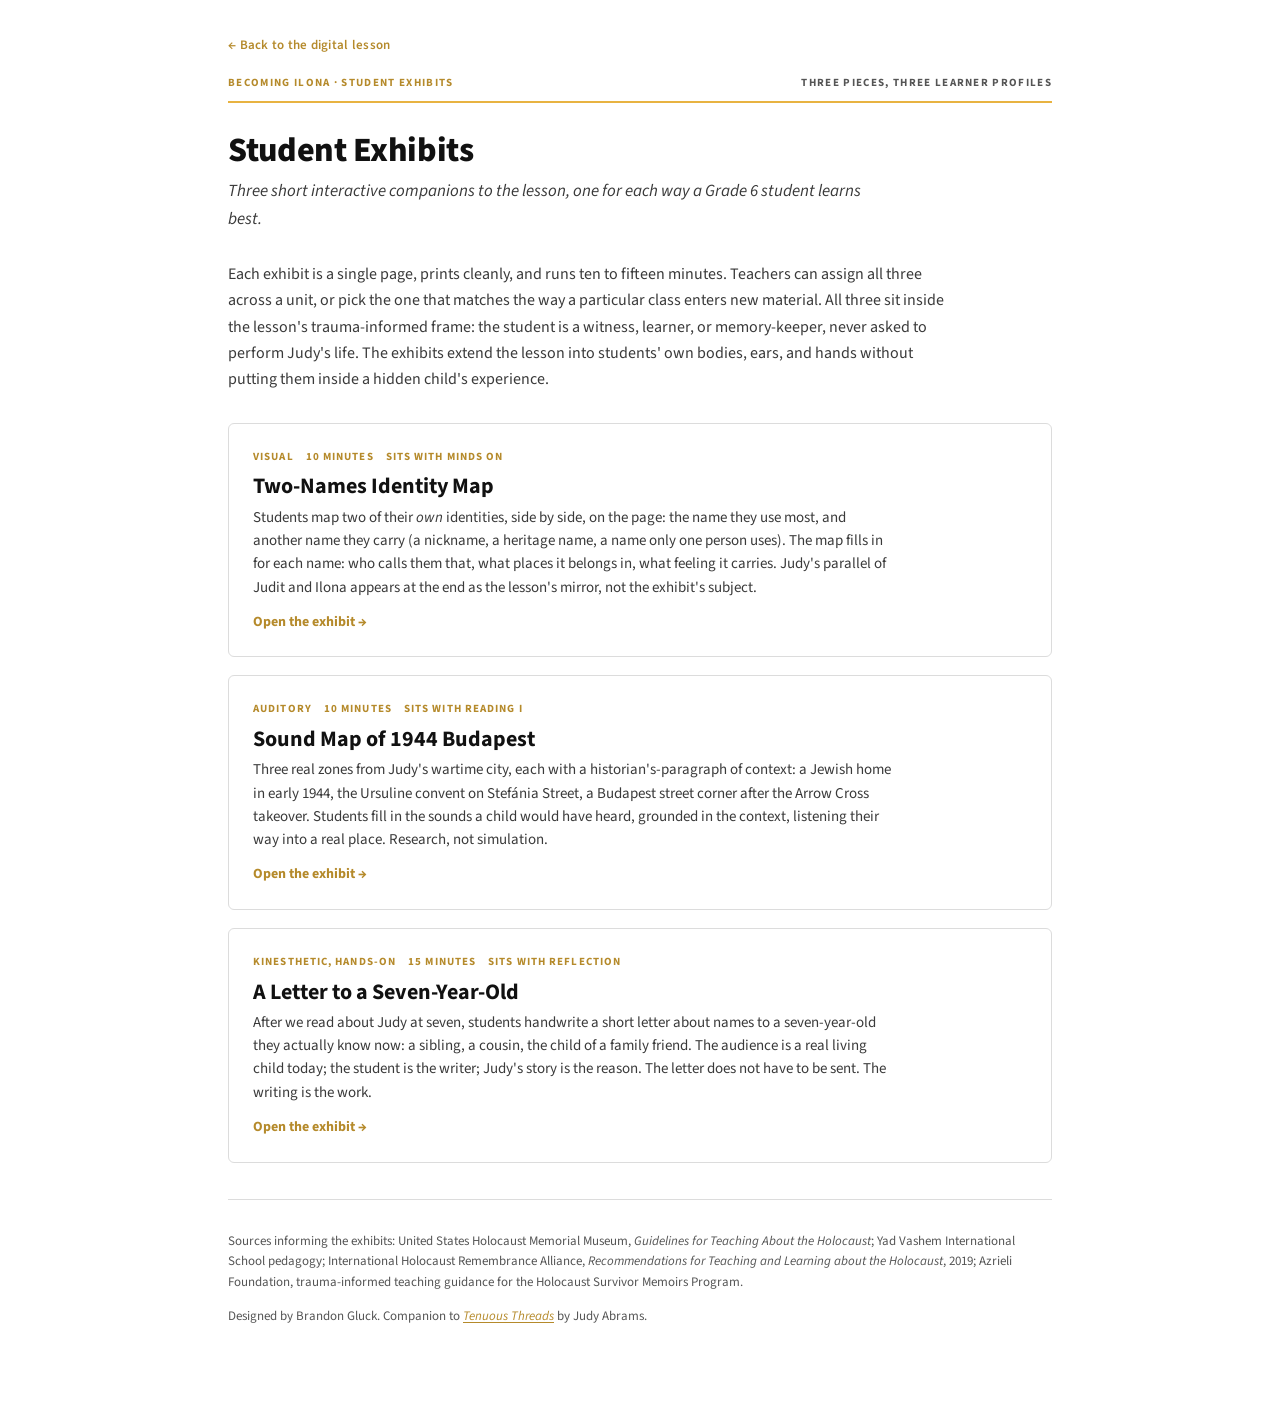
<file: digital-lesson/exhibits/index.html>
<!doctype html>
<html lang="en">
<head>
  <meta charset="utf-8" />
  <meta name="viewport" content="width=device-width, initial-scale=1" />
  <title>Student Exhibits &middot; Becoming Ilona</title>
  <meta name="description" content="Three multi-modal student exhibits for Becoming Ilona, a Grade 6 Holocaust memoir lesson on Judy Abrams' Tenuous Threads. Designed for visual, auditory, and kinesthetic learners with trauma-informed framing." />
  <meta name="author" content="Brandon Gluck" />
  <meta name="robots" content="index,follow" />
  <link rel="stylesheet" href="./style.css" />
  <style>
    .exhibit-list {
      list-style: none;
      margin: 0;
      padding: 0;
      display: grid;
      grid-template-columns: 1fr;
      gap: 18px;
    }
    .exhibit-card {
      border: 1px solid var(--ink-rule);
      border-radius: 6px;
      padding: 24px 24px 22px;
      background: var(--paper);
      display: block;
      text-decoration: none;
      color: var(--ink);
      transition: border-color 160ms, box-shadow 160ms;
    }
    .exhibit-card:hover, .exhibit-card:focus {
      border-color: var(--gold);
      box-shadow: 0 6px 22px rgba(0,0,0,0.06);
      color: var(--ink);
    }
    .exhibit-card .meta {
      display: flex;
      gap: 12px;
      font-family: var(--font-sans);
      font-size: 11px;
      font-weight: 700;
      letter-spacing: 0.1em;
      text-transform: uppercase;
      color: var(--gold-deep);
      margin-bottom: 8px;
    }
    .exhibit-card h3 {
      font-family: var(--font-sans);
      font-weight: 700;
      font-size: 22px;
      line-height: 1.2;
      margin: 0 0 6px;
      color: var(--ink);
    }
    .exhibit-card p {
      font-size: 15px;
      color: var(--ink-soft);
      line-height: 1.55;
      margin: 0 0 8px;
      max-width: 640px;
    }
    .exhibit-card .arrow {
      display: inline-block;
      font-weight: 700;
      color: var(--gold-deep);
      font-size: 14px;
      margin-top: 4px;
    }
    @media print {
      .exhibit-card { break-inside: avoid; }
    }
  </style>
</head>
<body>
  <main class="exhibit-page" role="main">

    <a href="../" class="back-link">Back to the digital lesson</a>

    <div class="exhibit-header-band">
      <span class="band-title">Becoming Ilona &middot; Student Exhibits</span>
      <span class="band-tag">Three pieces, three learner profiles</span>
    </div>

    <h1 class="exhibit-title">Student Exhibits</h1>
    <p class="exhibit-subtitle">Three short interactive companions to the lesson, one for each way a Grade 6 student learns best.</p>

    <p class="exhibit-framing">
      Each exhibit is a single page, prints cleanly, and runs ten to
      fifteen minutes. Teachers can assign all three across a unit, or
      pick the one that matches the way a particular class enters new
      material. All three sit inside the lesson's trauma-informed
      frame: the student is a witness, learner, or memory-keeper, never
      asked to perform Judy's life. The exhibits extend the lesson into
      students' own bodies, ears, and hands without putting them inside
      a hidden child's experience.
    </p>

    <ul class="exhibit-list">

      <li>
        <a class="exhibit-card" href="./two-names-identity-map.html">
          <div class="meta"><span>Visual</span><span>10 minutes</span><span>Sits with Minds On</span></div>
          <h3>Two-Names Identity Map</h3>
          <p>
            Students map two of their <em>own</em> identities, side by
            side, on the page: the name they use most, and another
            name they carry (a nickname, a heritage name, a name only
            one person uses). The map fills in for each name: who calls
            them that, what places it belongs in, what feeling it
            carries. Judy's parallel of Judit and Ilona appears at the
            end as the lesson's mirror, not the exhibit's subject.
          </p>
          <span class="arrow">Open the exhibit →</span>
        </a>
      </li>

      <li>
        <a class="exhibit-card" href="./sound-map-1944-budapest.html">
          <div class="meta"><span>Auditory</span><span>10 minutes</span><span>Sits with Reading I</span></div>
          <h3>Sound Map of 1944 Budapest</h3>
          <p>
            Three real zones from Judy's wartime city, each with a
            historian's-paragraph of context: a Jewish home in early
            1944, the Ursuline convent on Stef&aacute;nia Street, a
            Budapest street corner after the Arrow Cross takeover.
            Students fill in the sounds a child would have heard,
            grounded in the context, listening their way into a real
            place. Research, not simulation.
          </p>
          <span class="arrow">Open the exhibit →</span>
        </a>
      </li>

      <li>
        <a class="exhibit-card" href="./letter-to-a-seven-year-old.html">
          <div class="meta"><span>Kinesthetic, hands-on</span><span>15 minutes</span><span>Sits with Reflection</span></div>
          <h3>A Letter to a Seven-Year-Old</h3>
          <p>
            After we read about Judy at seven, students handwrite a
            short letter about names to a seven-year-old they actually
            know now: a sibling, a cousin, the child of a family
            friend. The audience is a real living child today; the
            student is the writer; Judy's story is the reason. The
            letter does not have to be sent. The writing is the work.
          </p>
          <span class="arrow">Open the exhibit →</span>
        </a>
      </li>

    </ul>

    <div class="exhibit-closing">
      <p>
        Sources informing the exhibits: United States Holocaust
        Memorial Museum, <em>Guidelines for Teaching About the
        Holocaust</em>; Yad Vashem International School pedagogy;
        International Holocaust Remembrance Alliance, <em>Recommendations
        for Teaching and Learning about the Holocaust</em>, 2019;
        Azrieli Foundation, trauma-informed teaching guidance for the
        Holocaust Survivor Memoirs Program.
      </p>
      <p>
        Designed by Brandon Gluck. Companion to
        <em><a href="https://memoirs.azrielifoundation.org/library/tenuous-threads-and-one-of-the-lucky-ones">Tenuous
        Threads</a></em> by Judy Abrams.
      </p>
    </div>

  </main>
</body>
</html>
</file>
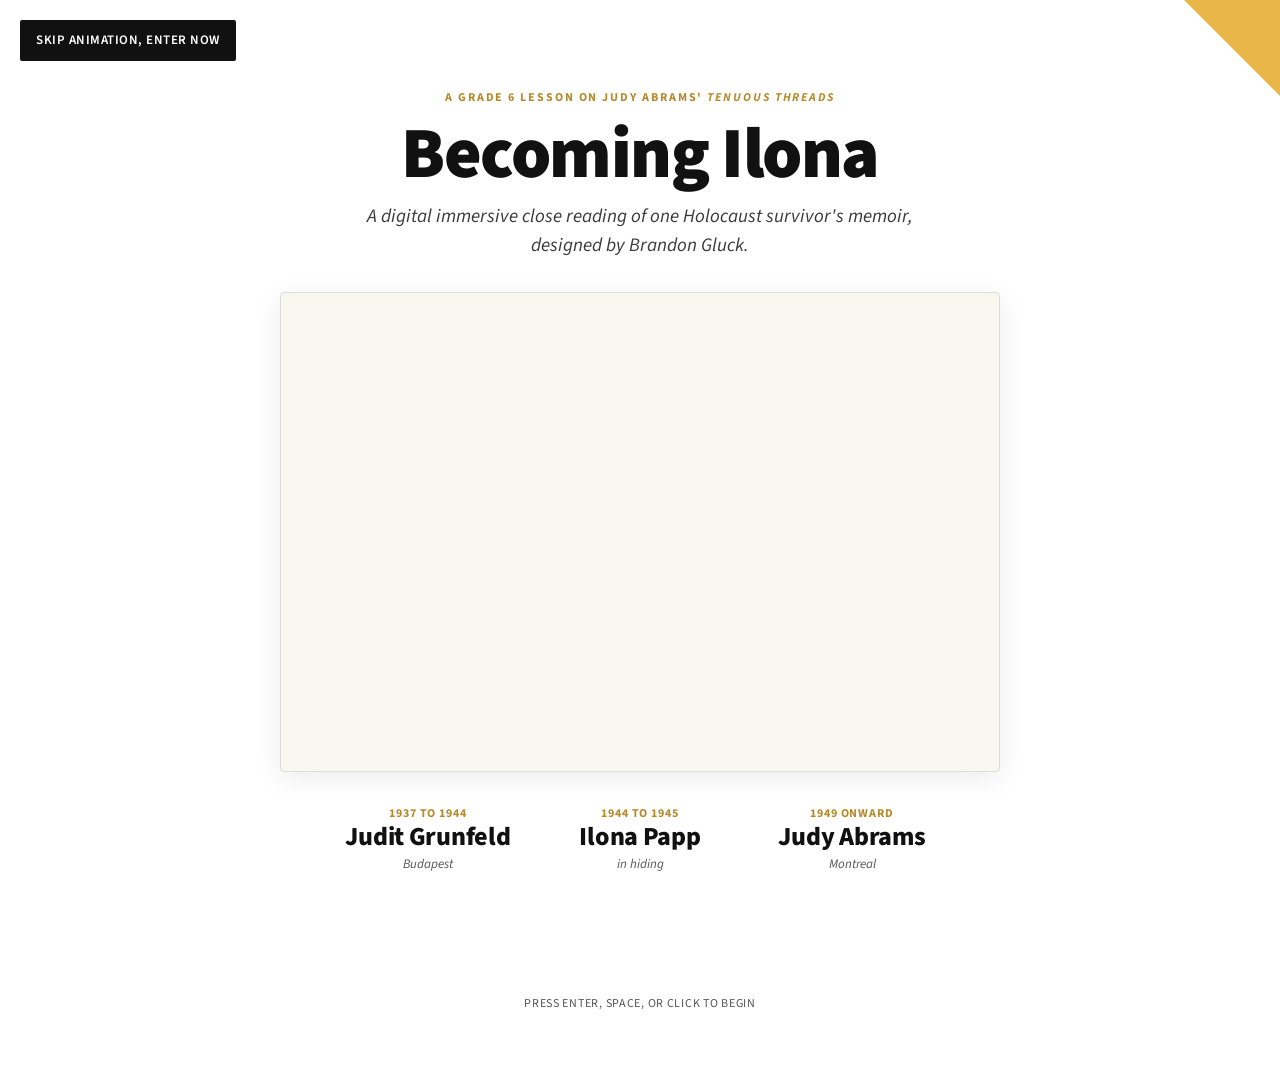
<file: digital-lesson/welcome.html>
<!DOCTYPE html>
<html lang="en">
<head>
  <meta charset="UTF-8" />
  <meta name="viewport" content="width=device-width, initial-scale=1" />
  <title>Becoming Ilona, A Digital Immersive Lesson on Judy Abrams' Tenuous Threads</title>
  <meta name="description" content="A Grade 6 digital immersive lesson on Judy Abrams' Holocaust memoir Tenuous Threads. Designed by Brandon Gluck. Welcome screen featuring the names Judit Grunfeld, Ilona Papp, Judy Abrams." />
  <meta name="author" content="Brandon Gluck" />
  <meta name="robots" content="index,follow" />

  <link rel="preconnect" href="https://fonts.googleapis.com" />
  <link rel="preconnect" href="https://fonts.gstatic.com" crossorigin />
  <link href="https://fonts.googleapis.com/css2?family=Source+Sans+3:ital,wght@0,400;0,500;0,600;0,700;0,800;0,900;1,400;1,500&display=swap" rel="stylesheet" />

  <link rel="stylesheet" href="./style.css" />

  <style>
    /* ====================================================
       Welcome screen: full-bleed entry that plays the
       survivor-opener intro then reveals the Enter button.
       Reuses brand variables from style.css.
       ==================================================== */

    body.welcome-body {
      min-height: 100vh;
      display: flex;
      flex-direction: column;
      background: var(--paper);
      overflow-x: hidden;
    }

    /* Gold corner triangle (matches the rest of the lesson) */
    .welcome-corner {
      position: fixed;
      top: 0;
      right: 0;
      width: 0;
      height: 0;
      border-style: solid;
      border-width: 0 96px 96px 0;
      border-color: transparent var(--gold) transparent transparent;
      opacity: 0.95;
      z-index: 5;
      pointer-events: none;
    }

    /* Skip link styled as a real visible link in the top-right
       corner so a sighted user can also reach it without
       waiting for the video. */
    a.welcome-skip {
      position: fixed;
      top: 20px;
      left: 20px;
      background: var(--ink);
      color: var(--paper);
      padding: 10px 16px;
      font-size: 13px;
      font-weight: 600;
      letter-spacing: 0.04em;
      text-transform: uppercase;
      text-decoration: none;
      border-radius: 2px;
      z-index: 30;
      transition: background var(--transition);
    }
    a.welcome-skip:hover,
    a.welcome-skip:focus {
      background: var(--gold-deep);
      outline: none;
    }

    main.welcome-main {
      flex: 1 1 auto;
      display: flex;
      flex-direction: column;
      align-items: center;
      justify-content: center;
      text-align: center;
      padding: 88px 24px 56px;
      max-width: 960px;
      margin: 0 auto;
      width: 100%;
    }

    .welcome-eyebrow {
      font-size: 12px;
      letter-spacing: 0.16em;
      text-transform: uppercase;
      color: var(--gold-deep);
      font-weight: 700;
      margin: 0 0 12px;
    }

    .welcome-title {
      font-family: var(--font-display);
      font-size: clamp(40px, 7vw, 72px);
      font-weight: 900;
      line-height: 1.0;
      letter-spacing: -0.02em;
      margin: 0 0 12px;
      color: var(--ink);
    }

    .welcome-subtitle {
      font-size: clamp(16px, 2vw, 19px);
      font-style: italic;
      color: var(--ink-soft);
      margin: 0 0 32px;
      max-width: 620px;
      line-height: 1.5;
    }

    .welcome-video-frame {
      position: relative;
      width: 100%;
      max-width: 720px;
      aspect-ratio: 3 / 2;
      background: var(--paper-warm);
      border: 1px solid var(--ink-rule);
      border-radius: 4px;
      overflow: hidden;
      box-shadow: 0 6px 28px rgba(0, 0, 0, 0.08);
      margin: 0 auto 28px;
    }

    .welcome-video-frame video,
    .welcome-video-frame img.welcome-still {
      display: block;
      width: 100%;
      height: 100%;
      object-fit: cover;
    }

    .welcome-video-frame img.welcome-still {
      display: none;
    }

    /* Three names visible in HTML for SEO + screen readers */
    .welcome-names {
      display: flex;
      flex-wrap: wrap;
      justify-content: center;
      gap: 20px 32px;
      margin: 0 0 32px;
      list-style: none;
      padding: 0;
    }
    .welcome-names li {
      display: flex;
      flex-direction: column;
      align-items: center;
      min-width: 180px;
    }
    .welcome-names .name {
      font-family: var(--font-display);
      font-size: clamp(20px, 2.6vw, 26px);
      font-weight: 800;
      letter-spacing: -0.01em;
      color: var(--ink);
      margin: 0;
      line-height: 1.1;
    }
    .welcome-names .span {
      font-size: 12px;
      letter-spacing: 0.08em;
      text-transform: uppercase;
      color: var(--gold-deep);
      font-weight: 700;
      margin-top: 4px;
    }
    .welcome-names .where {
      font-size: 13px;
      color: var(--ink-muted);
      margin-top: 2px;
      font-style: italic;
    }

    /* Enter button: hidden until the video ends, then fades in. */
    .welcome-enter {
      display: inline-flex;
      align-items: center;
      gap: 10px;
      background: var(--ink);
      color: var(--paper);
      border: 1px solid var(--ink);
      padding: 16px 32px;
      font: inherit;
      font-size: 16px;
      font-weight: 700;
      letter-spacing: 0.02em;
      text-decoration: none;
      cursor: pointer;
      border-radius: 2px;
      opacity: 0;
      transform: translateY(8px);
      transition: opacity 600ms ease, transform 600ms ease, background var(--transition);
    }
    .welcome-enter.is-visible {
      opacity: 1;
      transform: translateY(0);
    }
    .welcome-enter:hover,
    .welcome-enter:focus {
      background: var(--gold-deep);
      border-color: var(--gold-deep);
      outline: none;
    }
    .welcome-enter .arrow {
      font-size: 20px;
      line-height: 1;
    }

    .welcome-credit {
      margin: 28px 0 0;
      font-size: 12px;
      color: var(--ink-muted);
      letter-spacing: 0.06em;
      text-transform: uppercase;
    }

    /* Reduced motion: hide video, show still PNG, button visible immediately */
    @media (prefers-reduced-motion: reduce) {
      .welcome-video-frame video { display: none; }
      .welcome-video-frame img.welcome-still { display: block; }
      .welcome-enter { opacity: 1; transform: none; transition: none; }
    }

    /* Mobile responsive */
    @media (max-width: 720px) {
      main.welcome-main { padding: 72px 16px 48px; }
      .welcome-corner { border-width: 0 64px 64px 0; }
      .welcome-names { gap: 14px; }
      .welcome-names li { min-width: 140px; }
      a.welcome-skip {
        top: 12px;
        left: 12px;
        padding: 8px 12px;
        font-size: 11px;
      }
    }
  </style>
</head>

<body class="welcome-body">

  <a href="./index.html" class="welcome-skip" id="welcome-skip">Skip animation, enter now</a>

  <div class="welcome-corner" aria-hidden="true"></div>

  <main class="welcome-main" role="main">

    <p class="welcome-eyebrow">A Grade 6 lesson on Judy Abrams' <em>Tenuous Threads</em></p>
    <h1 class="welcome-title">Becoming Ilona</h1>
    <p class="welcome-subtitle">A digital immersive close reading of one Holocaust survivor's memoir, designed by Brandon Gluck.</p>

    <div class="welcome-video-frame">
      <video id="welcome-video"
             autoplay
             muted
             playsinline
             preload="auto"
             aria-label="Animated opener naming the survivor in three names: Judit Grunfeld, Ilona Papp, Judy Abrams.">
        <source src="./assets/intros/survivor-opener.mp4" type="video/mp4" />
      </video>
      <img class="welcome-still"
           src="./assets/intros/survivor-opener.png"
           alt="Three names stacked: Judit Grunfeld, Ilona Papp, Judy Abrams. Each name is dated by the years she was known by it." />
    </div>

    <ol class="welcome-names" aria-label="One survivor, three names across her life">
      <li>
        <span class="span">1937 to 1944</span>
        <p class="name">Judit Grunfeld</p>
        <span class="where">Budapest</span>
      </li>
      <li>
        <span class="span">1944 to 1945</span>
        <p class="name">Ilona Papp</p>
        <span class="where">in hiding</span>
      </li>
      <li>
        <span class="span">1949 onward</span>
        <p class="name">Judy Abrams</p>
        <span class="where">Montreal</span>
      </li>
    </ol>

    <a href="./index.html" id="welcome-enter" class="welcome-enter" role="button" aria-label="Enter the lesson">
      Enter the lesson <span class="arrow" aria-hidden="true">&rarr;</span>
    </a>

    <p class="welcome-credit">Press Enter, space, or click to begin</p>

  </main>

  <script>
    (function () {
      "use strict";

      var video = document.getElementById("welcome-video");
      var enterBtn = document.getElementById("welcome-enter");
      var skipLink = document.getElementById("welcome-skip");

      var prefersReducedMotion = window.matchMedia &&
        window.matchMedia("(prefers-reduced-motion: reduce)").matches;

      function revealEnter() {
        if (!enterBtn) { return; }
        enterBtn.classList.add("is-visible");
        // Move keyboard focus to the Enter button so a screen reader user
        // hears it announced and can press Return to continue.
        try { enterBtn.focus({ preventScroll: true }); } catch (e) { enterBtn.focus(); }
      }

      // If reduced motion: button is visible immediately via CSS, focus it.
      if (prefersReducedMotion) {
        revealEnter();
      }

      if (video && !prefersReducedMotion) {
        // Reveal the enter button when the intro ends.
        video.addEventListener("ended", revealEnter);

        // Fallback: if video errors or never loads, reveal after 8 seconds.
        var fallbackTimer = window.setTimeout(revealEnter, 8000);
        video.addEventListener("ended", function () {
          window.clearTimeout(fallbackTimer);
        });
        video.addEventListener("error", function () {
          window.clearTimeout(fallbackTimer);
          revealEnter();
        });

        // If autoplay was blocked, reveal the still image and the button.
        var playPromise = video.play();
        if (playPromise && typeof playPromise.then === "function") {
          playPromise.catch(function () {
            window.clearTimeout(fallbackTimer);
            revealEnter();
          });
        }
      }

      // Keyboard: Enter or Space anywhere on the page navigates to the lesson.
      document.addEventListener("keydown", function (e) {
        var key = e.key;
        if (key === "Enter" || key === " " || key === "Spacebar") {
          // Don't hijack if the user is focused on the skip link or an input.
          var active = document.activeElement;
          if (active && (active.tagName === "INPUT" || active.tagName === "TEXTAREA")) {
            return;
          }
          e.preventDefault();
          window.location.href = "./index.html";
        }
      });

      // Mark that the user has seen the welcome screen so the main lesson
      // can show a "back to welcome" affordance only if it's relevant.
      try {
        window.localStorage.setItem("azrieli_seen_welcome", "1");
      } catch (e) { /* ignore storage errors */ }
    })();
  </script>

</body>
</html>
</file>
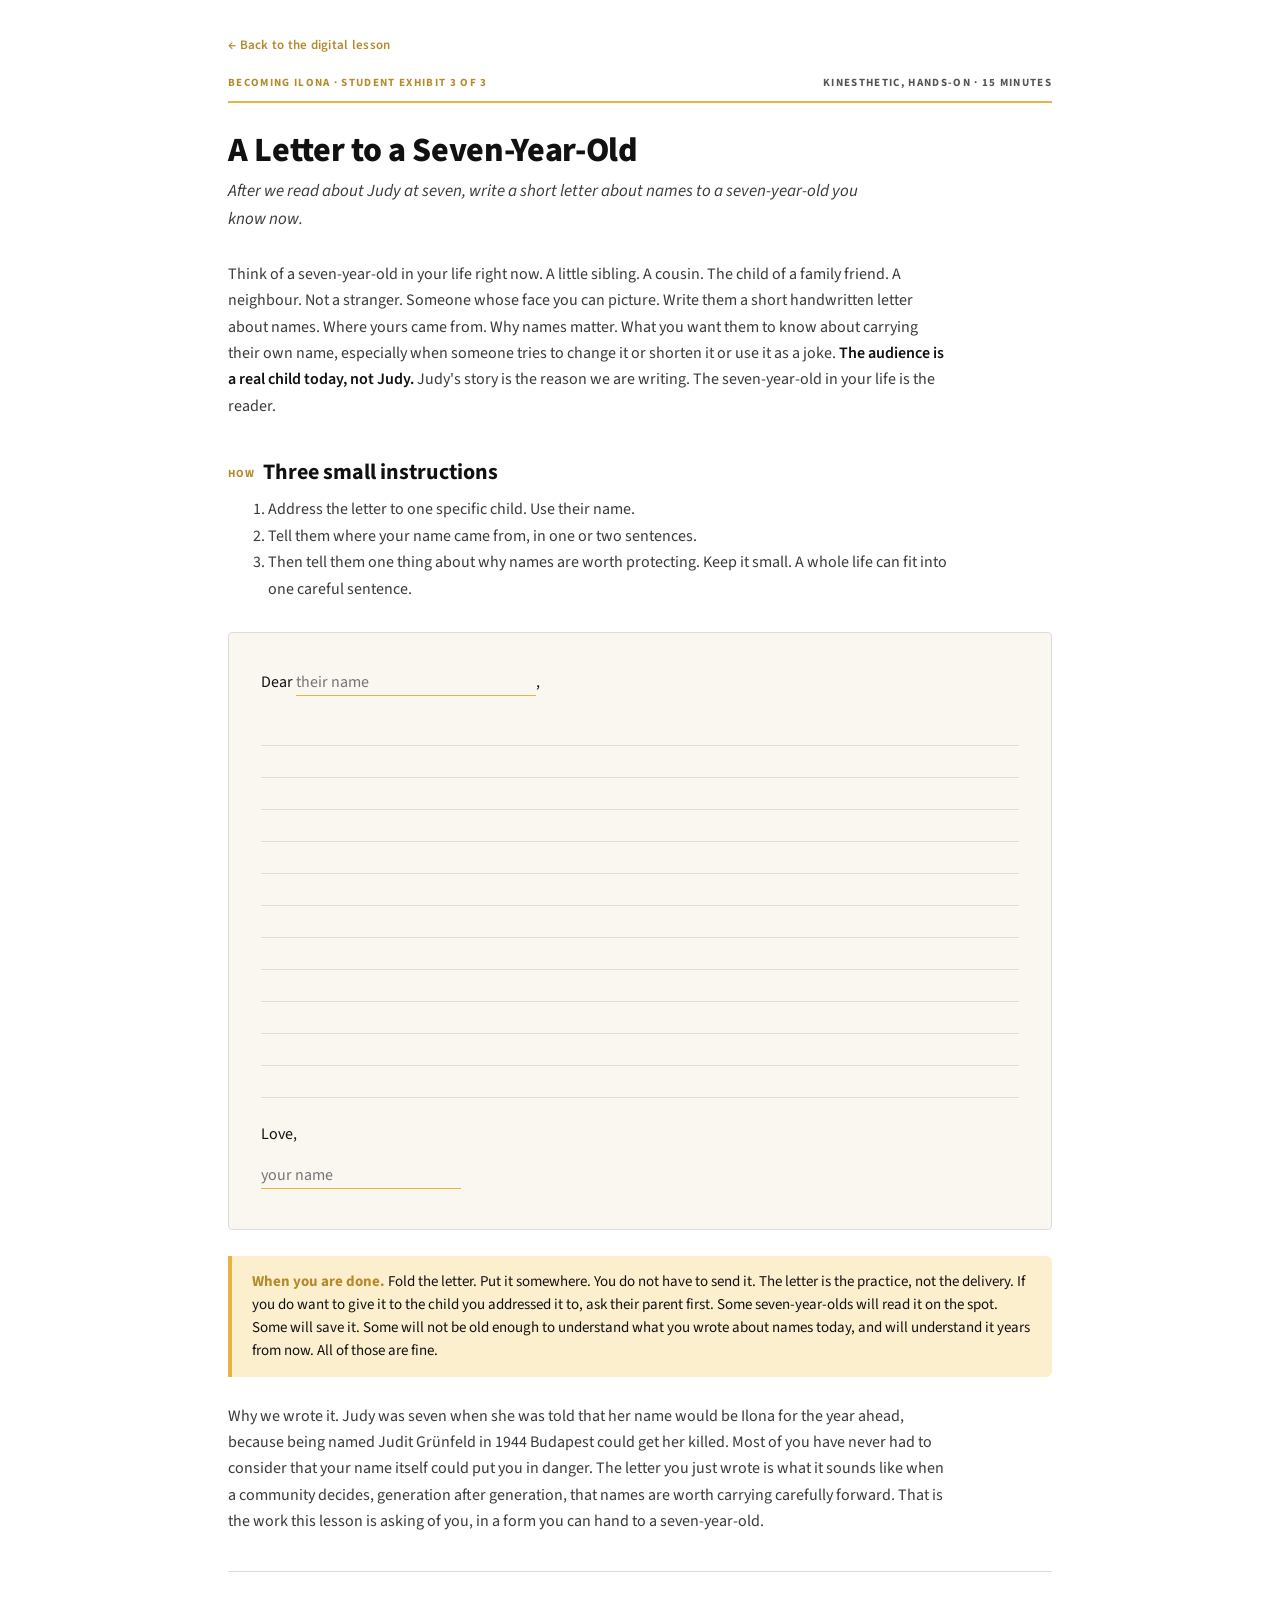
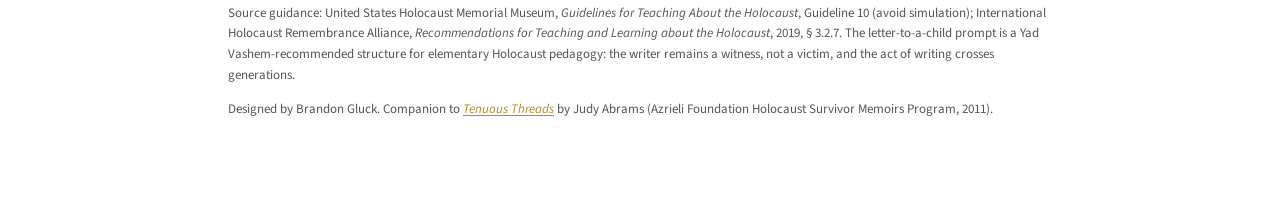
<file: digital-lesson/exhibits/letter-to-a-seven-year-old.html>
<!doctype html>
<html lang="en">
<head>
  <meta charset="utf-8" />
  <meta name="viewport" content="width=device-width, initial-scale=1" />
  <title>A Letter to a Seven-Year-Old &middot; Becoming Ilona Student Exhibit</title>
  <meta name="description" content="A handwriting exhibit for Grade 6 students. After reading about Judy at seven, students write a short letter about names to a current seven-year-old in their lives. A trauma-informed kinesthetic reflection alternative." />
  <meta name="author" content="Brandon Gluck" />
  <meta name="robots" content="index,follow" />
  <link rel="stylesheet" href="./style.css" />
</head>
<body>
  <main class="exhibit-page" role="main">

    <a href="../" class="back-link">Back to the digital lesson</a>

    <div class="exhibit-header-band">
      <span class="band-title">Becoming Ilona &middot; Student Exhibit 3 of 3</span>
      <span class="band-tag">Kinesthetic, hands-on &middot; 15 minutes</span>
    </div>

    <h1 class="exhibit-title">A Letter to a Seven-Year-Old</h1>
    <p class="exhibit-subtitle">After we read about Judy at seven, write a short letter about names to a seven-year-old you know now.</p>

    <p class="exhibit-framing">
      Think of a seven-year-old in your life right now. A little
      sibling. A cousin. The child of a family friend. A neighbour. Not
      a stranger. Someone whose face you can picture. Write them a
      short handwritten letter about names. Where yours came from. Why
      names matter. What you want them to know about carrying their
      own name, especially when someone tries to change it or shorten
      it or use it as a joke. <strong>The audience is a real child
      today, not Judy.</strong> Judy's story is the reason we are
      writing. The seven-year-old in your life is the reader.
    </p>

    <section class="exhibit-section" aria-labelledby="how-h">
      <h2 id="how-h"><span class="small-tag">How</span>Three small instructions</h2>
      <ol class="exhibit-framing">
        <li>Address the letter to one specific child. Use their name.</li>
        <li>Tell them where your name came from, in one or two sentences.</li>
        <li>Then tell them one thing about why names are worth protecting. Keep it small. A whole life can fit into one careful sentence.</li>
      </ol>
    </section>

    <div class="letter-paper" role="region" aria-label="Letter template">

      <div class="letter-salutation">
        Dear <input type="text" aria-label="Name of the seven-year-old you are writing to" placeholder="their name" />,
      </div>

      <div class="letter-lines">
        <div class="line"></div>
        <div class="line"></div>
        <div class="line"></div>
        <div class="line"></div>
        <div class="line"></div>
        <div class="line"></div>
        <div class="line"></div>
        <div class="line"></div>
        <div class="line"></div>
        <div class="line"></div>
        <div class="line"></div>
        <div class="line"></div>
      </div>

      <div class="letter-signoff">
        <p style="margin: 0 0 4px;">Love,</p>
        <input type="text" aria-label="Your name" placeholder="your name" />
      </div>

    </div>

    <div class="judy-parallel">
      <p>
        <strong>When you are done.</strong> Fold the letter. Put it
        somewhere. You do not have to send it. The letter is the
        practice, not the delivery. If you do want to give it to the
        child you addressed it to, ask their parent first. Some
        seven-year-olds will read it on the spot. Some will save it.
        Some will not be old enough to understand what you wrote about
        names today, and will understand it years from now. All of
        those are fine.
      </p>
    </div>

    <p class="exhibit-framing">
      Why we wrote it. Judy was seven when she was told that her name
      would be Ilona for the year ahead, because being named Judit
      Gr&uuml;nfeld in 1944 Budapest could get her killed. Most of you
      have never had to consider that your name itself could put you in
      danger. The letter you just wrote is what it sounds like when a
      community decides, generation after generation, that names are
      worth carrying carefully forward. That is the work this lesson is
      asking of you, in a form you can hand to a seven-year-old.
    </p>

    <div class="exhibit-closing">
      <p>
        Source guidance: United States Holocaust Memorial Museum,
        <em>Guidelines for Teaching About the Holocaust</em>, Guideline
        10 (avoid simulation); International Holocaust Remembrance
        Alliance, <em>Recommendations for Teaching and Learning about
        the Holocaust</em>, 2019, &sect; 3.2.7. The letter-to-a-child
        prompt is a Yad Vashem-recommended structure for elementary
        Holocaust pedagogy: the writer remains a witness, not a victim,
        and the act of writing crosses generations.
      </p>
      <p>
        Designed by Brandon Gluck. Companion to
        <em><a href="https://memoirs.azrielifoundation.org/library/tenuous-threads-and-one-of-the-lucky-ones">Tenuous
        Threads</a></em> by Judy Abrams (Azrieli Foundation Holocaust
        Survivor Memoirs Program, 2011).
      </p>
    </div>

  </main>
</body>
</html>
</file>
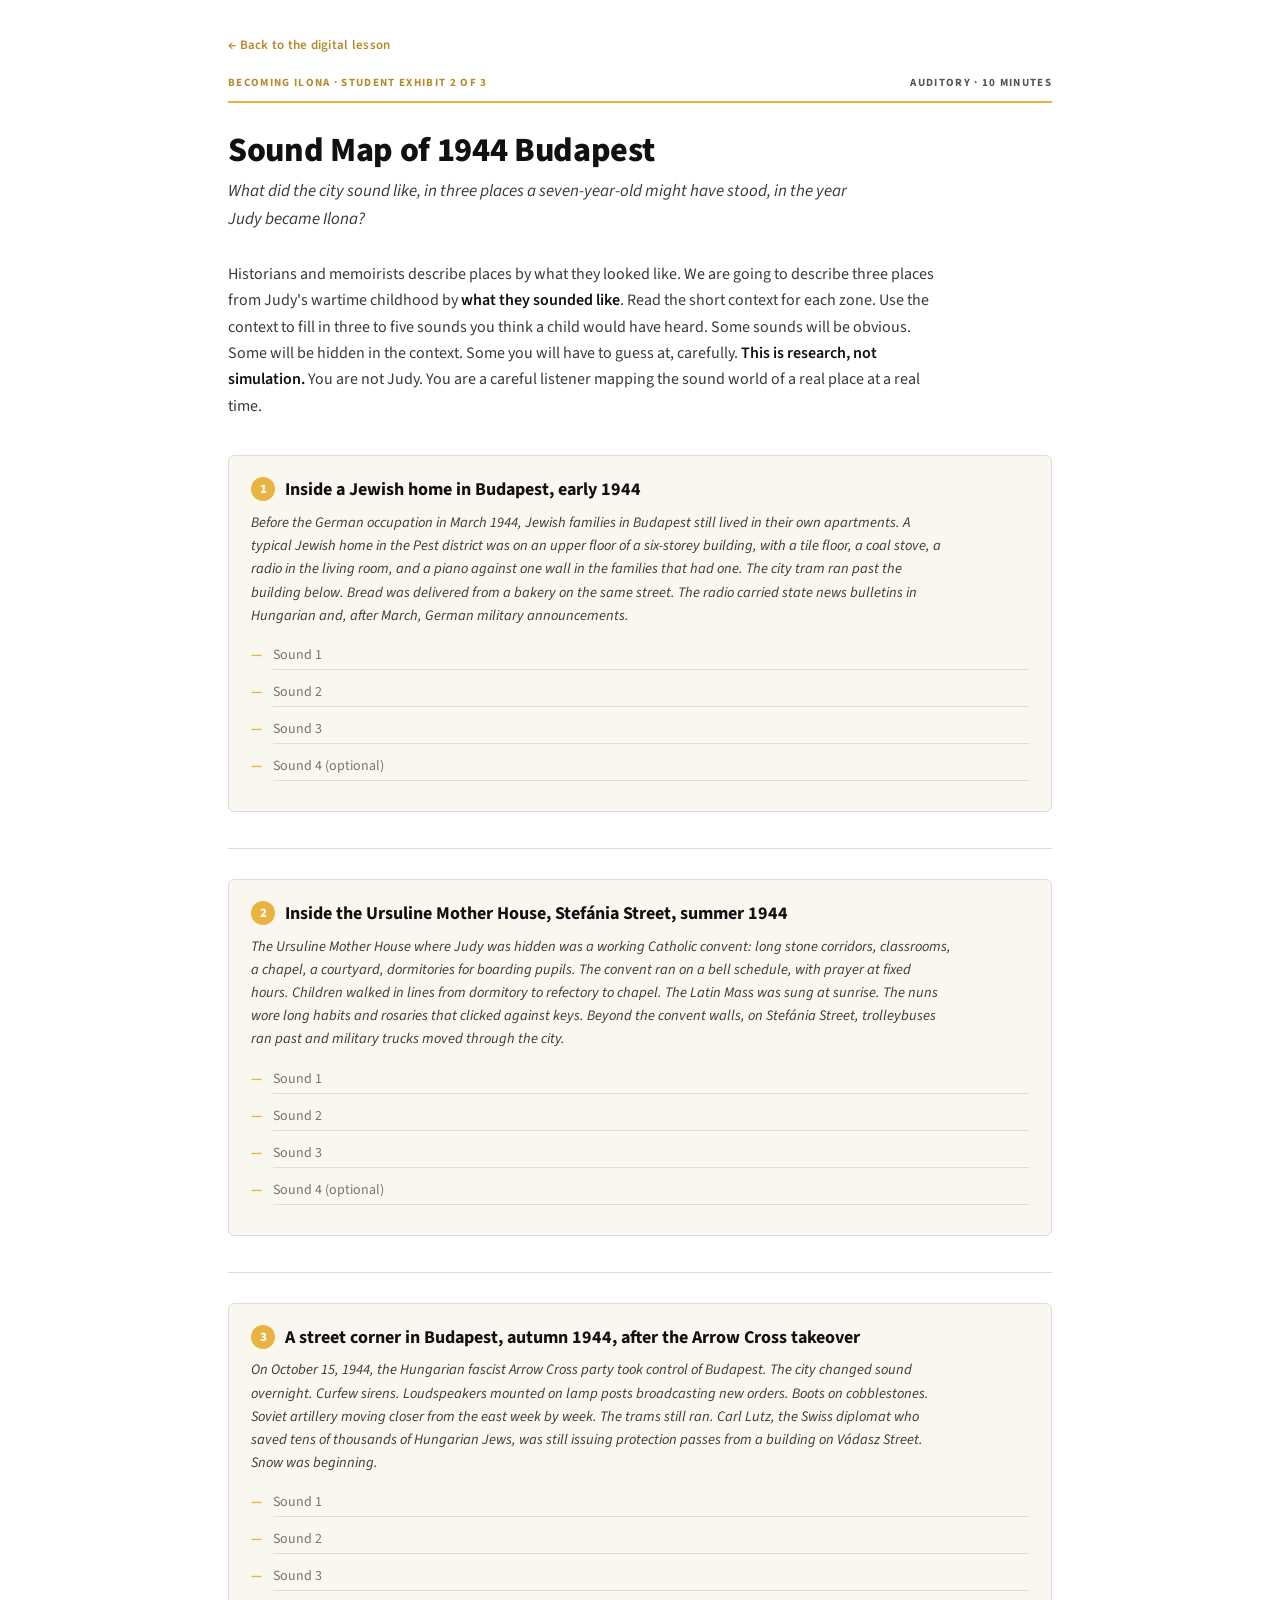
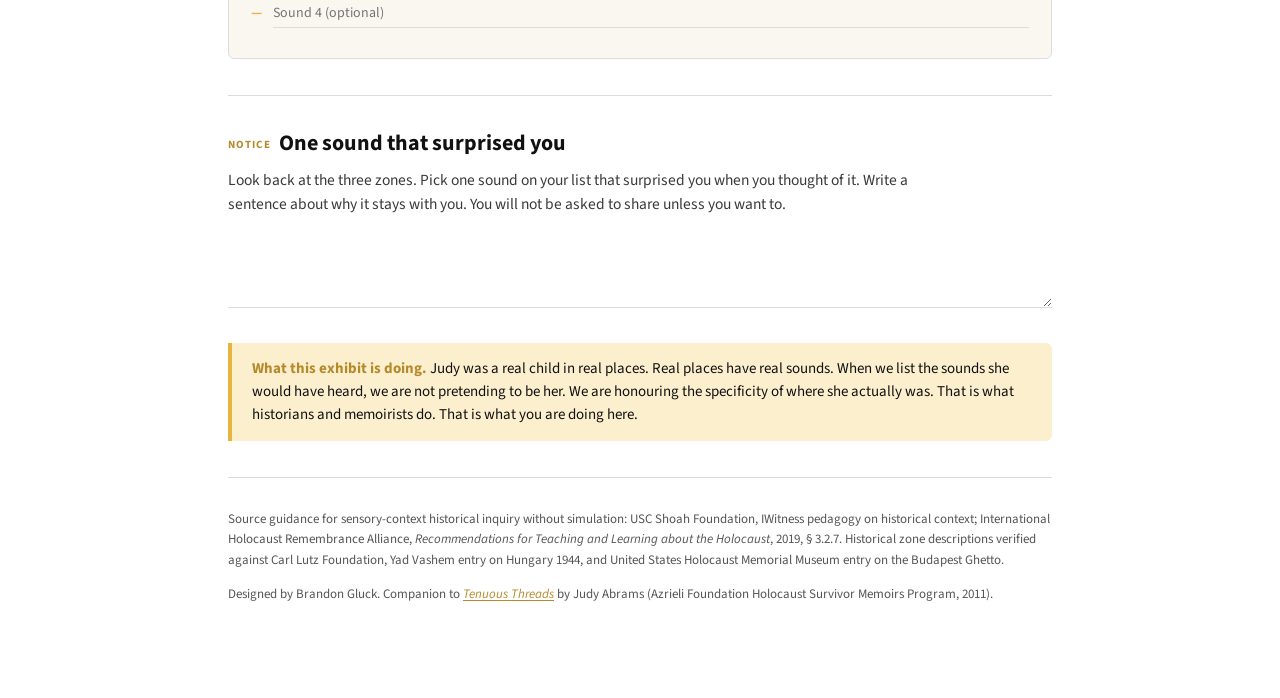
<file: digital-lesson/exhibits/sound-map-1944-budapest.html>
<!doctype html>
<html lang="en">
<head>
  <meta charset="utf-8" />
  <meta name="viewport" content="width=device-width, initial-scale=1" />
  <title>Sound Map of 1944 Budapest &middot; Becoming Ilona Student Exhibit</title>
  <meta name="description" content="An auditory research exhibit for Grade 6 students. Three zones from Judy Abrams' wartime childhood, mapped by the sounds they would have held. A trauma-informed sensory-context activity." />
  <meta name="author" content="Brandon Gluck" />
  <meta name="robots" content="index,follow" />
  <link rel="stylesheet" href="./style.css" />
</head>
<body>
  <main class="exhibit-page" role="main">

    <a href="../" class="back-link">Back to the digital lesson</a>

    <div class="exhibit-header-band">
      <span class="band-title">Becoming Ilona &middot; Student Exhibit 2 of 3</span>
      <span class="band-tag">Auditory &middot; 10 minutes</span>
    </div>

    <h1 class="exhibit-title">Sound Map of 1944 Budapest</h1>
    <p class="exhibit-subtitle">What did the city sound like, in three places a seven-year-old might have stood, in the year Judy became Ilona?</p>

    <p class="exhibit-framing">
      Historians and memoirists describe places by what they looked
      like. We are going to describe three places from Judy's wartime
      childhood by <strong>what they sounded like</strong>. Read the
      short context for each zone. Use the context to fill in three to
      five sounds you think a child would have heard. Some sounds will
      be obvious. Some will be hidden in the context. Some you will
      have to guess at, carefully. <strong>This is research, not
      simulation.</strong> You are not Judy. You are a careful listener
      mapping the sound world of a real place at a real time.
    </p>

    <section class="exhibit-section" aria-labelledby="zone-1">

      <div class="sound-zone">
        <h3 id="zone-1"><span class="zone-num">1</span>Inside a Jewish home in Budapest, early 1944</h3>
        <p class="context">
          Before the German occupation in March 1944, Jewish families in
          Budapest still lived in their own apartments. A typical Jewish
          home in the Pest district was on an upper floor of a six-storey
          building, with a tile floor, a coal stove, a radio in the
          living room, and a piano against one wall in the families that
          had one. The city tram ran past the building below. Bread was
          delivered from a bakery on the same street. The radio carried
          state news bulletins in Hungarian and, after March, German
          military announcements.
        </p>
        <ul class="sound-list">
          <li><input type="text" placeholder="Sound 1" aria-label="Sound one in this zone" /></li>
          <li><input type="text" placeholder="Sound 2" aria-label="Sound two in this zone" /></li>
          <li><input type="text" placeholder="Sound 3" aria-label="Sound three in this zone" /></li>
          <li><input type="text" placeholder="Sound 4 (optional)" aria-label="Sound four in this zone" /></li>
        </ul>
      </div>

    </section>

    <section class="exhibit-section" aria-labelledby="zone-2">

      <div class="sound-zone">
        <h3 id="zone-2"><span class="zone-num">2</span>Inside the Ursuline Mother House, Stef&aacute;nia Street, summer 1944</h3>
        <p class="context">
          The Ursuline Mother House where Judy was hidden was a working
          Catholic convent: long stone corridors, classrooms, a chapel,
          a courtyard, dormitories for boarding pupils. The convent ran
          on a bell schedule, with prayer at fixed hours. Children
          walked in lines from dormitory to refectory to chapel. The
          Latin Mass was sung at sunrise. The nuns wore long habits and
          rosaries that clicked against keys. Beyond the convent walls,
          on Stef&aacute;nia Street, trolleybuses ran past and military
          trucks moved through the city.
        </p>
        <ul class="sound-list">
          <li><input type="text" placeholder="Sound 1" aria-label="Sound one in this zone" /></li>
          <li><input type="text" placeholder="Sound 2" aria-label="Sound two in this zone" /></li>
          <li><input type="text" placeholder="Sound 3" aria-label="Sound three in this zone" /></li>
          <li><input type="text" placeholder="Sound 4 (optional)" aria-label="Sound four in this zone" /></li>
        </ul>
      </div>

    </section>

    <section class="exhibit-section" aria-labelledby="zone-3">

      <div class="sound-zone">
        <h3 id="zone-3"><span class="zone-num">3</span>A street corner in Budapest, autumn 1944, after the Arrow Cross takeover</h3>
        <p class="context">
          On October 15, 1944, the Hungarian fascist Arrow Cross party
          took control of Budapest. The city changed sound overnight.
          Curfew sirens. Loudspeakers mounted on lamp posts broadcasting
          new orders. Boots on cobblestones. Soviet artillery moving
          closer from the east week by week. The trams still ran. Carl
          Lutz, the Swiss diplomat who saved tens of thousands of
          Hungarian Jews, was still issuing protection passes from a
          building on V&aacute;dasz Street. Snow was beginning.
        </p>
        <ul class="sound-list">
          <li><input type="text" placeholder="Sound 1" aria-label="Sound one in this zone" /></li>
          <li><input type="text" placeholder="Sound 2" aria-label="Sound two in this zone" /></li>
          <li><input type="text" placeholder="Sound 3" aria-label="Sound three in this zone" /></li>
          <li><input type="text" placeholder="Sound 4 (optional)" aria-label="Sound four in this zone" /></li>
        </ul>
      </div>

    </section>

    <section class="exhibit-section" aria-labelledby="reflect-h">
      <h2 id="reflect-h"><span class="small-tag">Notice</span>One sound that surprised you</h2>
      <p class="lede">
        Look back at the three zones. Pick one sound on your list that
        surprised you when you thought of it. Write a sentence about why
        it stays with you. You will not be asked to share unless you
        want to.
      </p>
      <div class="symbol-row">
        <textarea rows="3" aria-label="One sound that surprised you"></textarea>
      </div>
    </section>

    <div class="judy-parallel">
      <p>
        <strong>What this exhibit is doing.</strong> Judy was a real
        child in real places. Real places have real sounds. When we
        list the sounds she would have heard, we are not pretending to
        be her. We are honouring the specificity of where she actually
        was. That is what historians and memoirists do. That is what
        you are doing here.
      </p>
    </div>

    <div class="exhibit-closing">
      <p>
        Source guidance for sensory-context historical inquiry without
        simulation: USC Shoah Foundation, IWitness pedagogy on
        historical context; International Holocaust Remembrance
        Alliance, <em>Recommendations for Teaching and Learning about
        the Holocaust</em>, 2019, &sect; 3.2.7. Historical zone
        descriptions verified against Carl Lutz Foundation,
        Yad Vashem entry on Hungary 1944, and United States Holocaust
        Memorial Museum entry on the Budapest Ghetto.
      </p>
      <p>
        Designed by Brandon Gluck. Companion to
        <em><a href="https://memoirs.azrielifoundation.org/library/tenuous-threads-and-one-of-the-lucky-ones">Tenuous
        Threads</a></em> by Judy Abrams (Azrieli Foundation Holocaust
        Survivor Memoirs Program, 2011).
      </p>
    </div>

  </main>
</body>
</html>
</file>
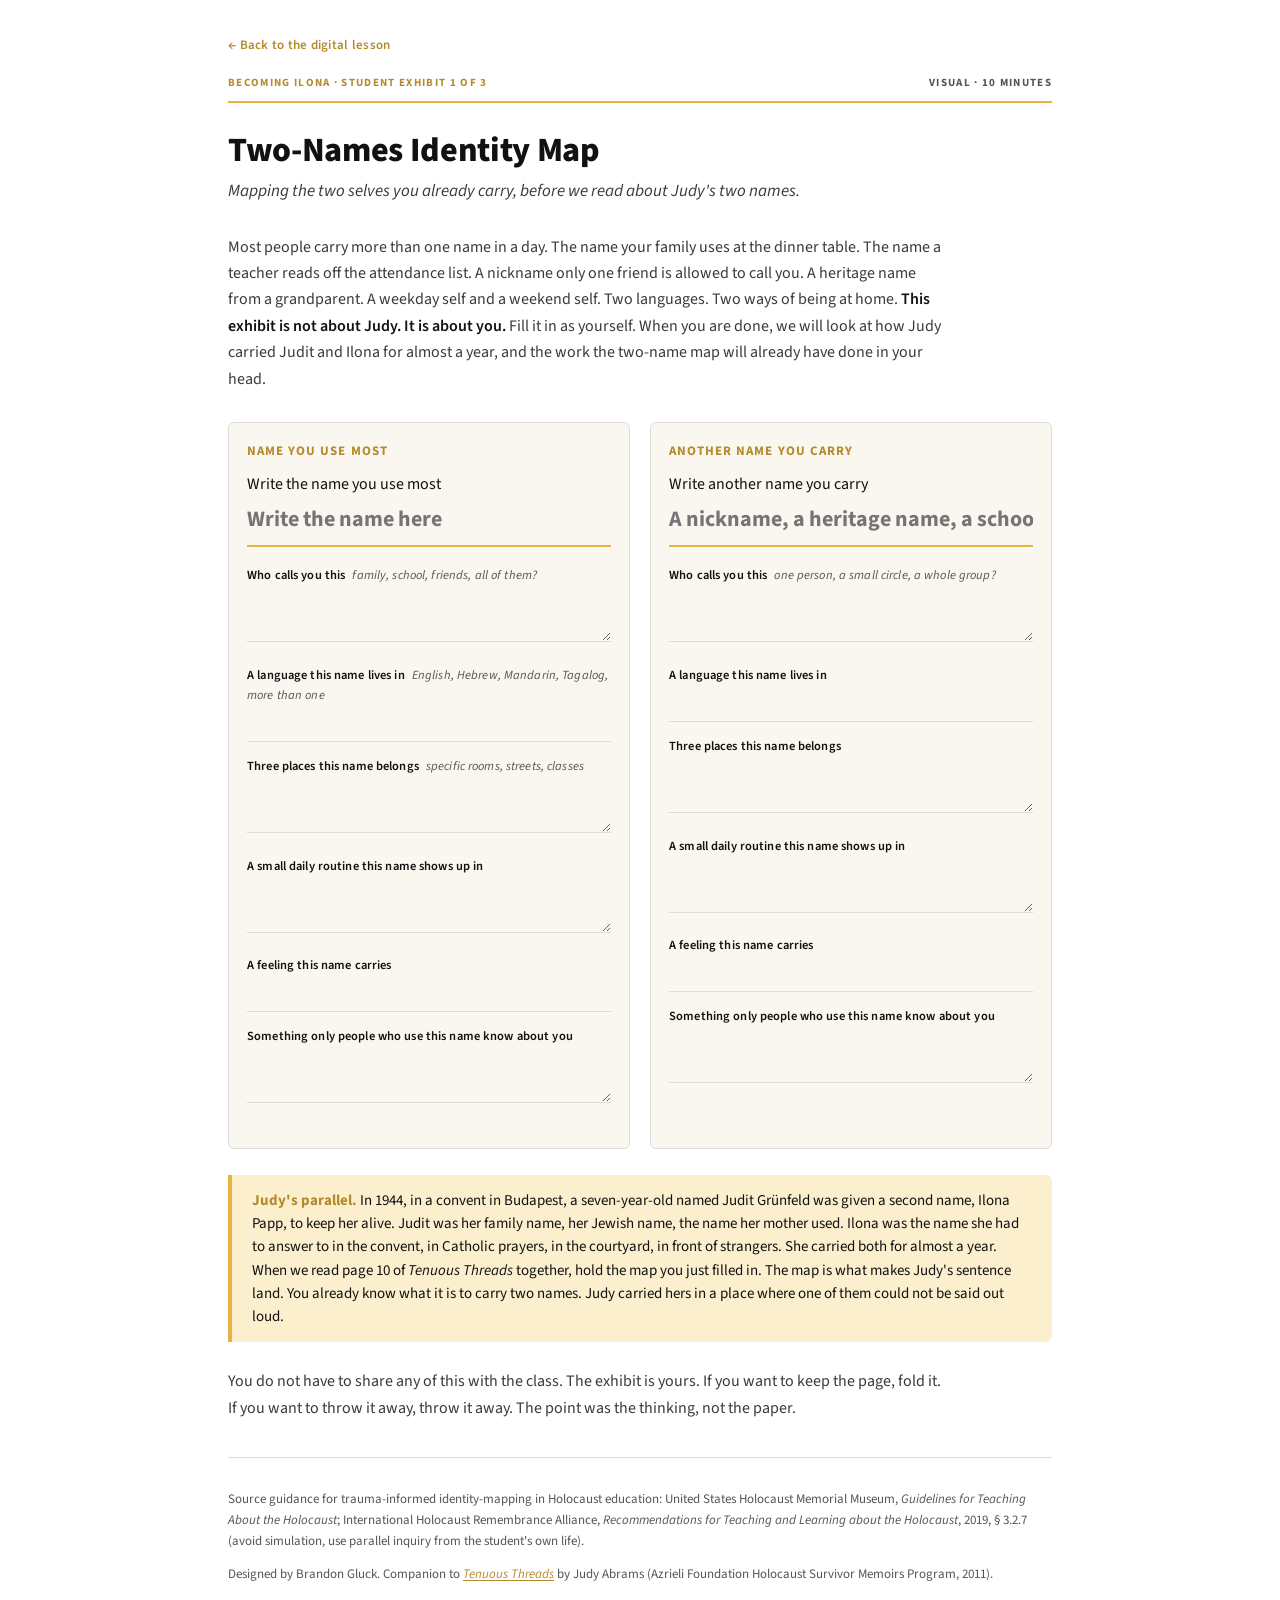
<file: digital-lesson/exhibits/two-names-identity-map.html>
<!doctype html>
<html lang="en">
<head>
  <meta charset="utf-8" />
  <meta name="viewport" content="width=device-width, initial-scale=1" />
  <title>Two-Names Identity Map &middot; Becoming Ilona Student Exhibit</title>
  <meta name="description" content="A visual identity-map exhibit for Grade 6 students reading Judy Abrams' Tenuous Threads. Students map their own two identities alongside Judy's parallel of Judit and Ilona." />
  <meta name="author" content="Brandon Gluck" />
  <meta name="robots" content="index,follow" />
  <link rel="stylesheet" href="./style.css" />
</head>
<body>
  <main class="exhibit-page" role="main">

    <a href="../" class="back-link">Back to the digital lesson</a>

    <div class="exhibit-header-band">
      <span class="band-title">Becoming Ilona &middot; Student Exhibit 1 of 3</span>
      <span class="band-tag">Visual &middot; 10 minutes</span>
    </div>

    <h1 class="exhibit-title">Two-Names Identity Map</h1>
    <p class="exhibit-subtitle">Mapping the two selves you already carry, before we read about Judy's two names.</p>

    <p class="exhibit-framing">
      Most people carry more than one name in a day. The name your family
      uses at the dinner table. The name a teacher reads off the
      attendance list. A nickname only one friend is allowed to call you.
      A heritage name from a grandparent. A weekday self and a weekend
      self. Two languages. Two ways of being at home. <strong>This
      exhibit is not about Judy. It is about you.</strong> Fill it in as
      yourself. When you are done, we will look at how Judy carried
      Judit and Ilona for almost a year, and the work the two-name map
      will already have done in your head.
    </p>

    <div class="two-col-grid">

      <section class="col" aria-labelledby="left-col-heading">
        <h3 id="left-col-heading">Name You Use Most</h3>
        <label class="sr-only" for="left-name">Write the name you use most</label>
        <input type="text" id="left-name" class="name-input" placeholder="Write the name here" />

        <div class="symbol-row">
          <label for="left-family">Who calls you this <span class="hint">family, school, friends, all of them?</span></label>
          <textarea id="left-family" rows="2"></textarea>
        </div>

        <div class="symbol-row">
          <label for="left-language">A language this name lives in <span class="hint">English, Hebrew, Mandarin, Tagalog, more than one</span></label>
          <input type="text" id="left-language" />
        </div>

        <div class="symbol-row">
          <label for="left-places">Three places this name belongs <span class="hint">specific rooms, streets, classes</span></label>
          <textarea id="left-places" rows="2"></textarea>
        </div>

        <div class="symbol-row">
          <label for="left-routine">A small daily routine this name shows up in</label>
          <textarea id="left-routine" rows="2"></textarea>
        </div>

        <div class="symbol-row">
          <label for="left-feels">A feeling this name carries</label>
          <input type="text" id="left-feels" />
        </div>

        <div class="symbol-row">
          <label for="left-secret">Something only people who use this name know about you</label>
          <textarea id="left-secret" rows="2"></textarea>
        </div>
      </section>

      <section class="col" aria-labelledby="right-col-heading">
        <h3 id="right-col-heading">Another Name You Carry</h3>
        <label class="sr-only" for="right-name">Write another name you carry</label>
        <input type="text" id="right-name" class="name-input" placeholder="A nickname, a heritage name, a school name, your gamer tag, a name only one person uses" />

        <div class="symbol-row">
          <label for="right-family">Who calls you this <span class="hint">one person, a small circle, a whole group?</span></label>
          <textarea id="right-family" rows="2"></textarea>
        </div>

        <div class="symbol-row">
          <label for="right-language">A language this name lives in</label>
          <input type="text" id="right-language" />
        </div>

        <div class="symbol-row">
          <label for="right-places">Three places this name belongs</label>
          <textarea id="right-places" rows="2"></textarea>
        </div>

        <div class="symbol-row">
          <label for="right-routine">A small daily routine this name shows up in</label>
          <textarea id="right-routine" rows="2"></textarea>
        </div>

        <div class="symbol-row">
          <label for="right-feels">A feeling this name carries</label>
          <input type="text" id="right-feels" />
        </div>

        <div class="symbol-row">
          <label for="right-secret">Something only people who use this name know about you</label>
          <textarea id="right-secret" rows="2"></textarea>
        </div>
      </section>

    </div>

    <div class="judy-parallel">
      <p>
        <strong>Judy's parallel.</strong> In 1944, in a convent in
        Budapest, a seven-year-old named Judit Gr&uuml;nfeld was given a
        second name, Ilona Papp, to keep her alive. Judit was her family
        name, her Jewish name, the name her mother used. Ilona was the
        name she had to answer to in the convent, in Catholic prayers,
        in the courtyard, in front of strangers. She carried both for
        almost a year. When we read page 10 of <em>Tenuous Threads</em>
        together, hold the map you just filled in. The map is what makes
        Judy's sentence land. You already know what it is to carry two
        names. Judy carried hers in a place where one of them could
        not be said out loud.
      </p>
    </div>

    <p class="exhibit-framing">
      You do not have to share any of this with the class. The exhibit
      is yours. If you want to keep the page, fold it. If you want to
      throw it away, throw it away. The point was the thinking, not the
      paper.
    </p>

    <div class="exhibit-closing">
      <p>
        Source guidance for trauma-informed identity-mapping in
        Holocaust education: United States Holocaust Memorial Museum,
        <em>Guidelines for Teaching About the Holocaust</em>; International
        Holocaust Remembrance Alliance, <em>Recommendations for Teaching
        and Learning about the Holocaust</em>, 2019, &sect; 3.2.7 (avoid
        simulation, use parallel inquiry from the student's own life).
      </p>
      <p>
        Designed by Brandon Gluck. Companion to
        <em><a href="https://memoirs.azrielifoundation.org/library/tenuous-threads-and-one-of-the-lucky-ones">Tenuous
        Threads</a></em> by Judy Abrams (Azrieli Foundation Holocaust
        Survivor Memoirs Program, 2011).
      </p>
    </div>

  </main>
</body>
</html>
</file>
<file: digital-lesson/exhibits/style.css>
/* ============================================================
   Becoming Ilona, Student Exhibits, shared styles
   Designed by Brandon Gluck
   ------------------------------------------------------------
   Three exhibits live in this folder, one per learner profile:
     - two-names-identity-map.html (visual)
     - sound-map-1944-budapest.html (auditory)
     - letter-to-a-seven-year-old.html (kinesthetic / tactile)

   Each exhibit is a printable single page that also works as a
   browser worksheet. The shared register matches the print PDF
   and the digital-lesson page: white paper, single warm-gold
   accent, Source Sans 3, generous whitespace, no human figures.
   ============================================================ */

@import url('https://fonts.googleapis.com/css2?family=Source+Sans+3:ital,wght@0,400;0,500;0,600;0,700;0,800;1,400;1,500&display=swap');

:root {
  --paper:       #FFFFFF;
  --ink:         #111111;
  --ink-soft:    #3A3A3A;
  --ink-muted:   #555555;
  --ink-rule:    #DCDCDC;
  --gold:        #E8B341;
  --gold-soft:   #FBEFCE;
  --gold-deep:   #B58A2B;
  --paper-warm:  #FAF7F1;
  --font-sans:   "Source Sans 3", "Source Sans Pro", -apple-system, BlinkMacSystemFont, "Segoe UI", Roboto, sans-serif;
}

* { box-sizing: border-box; }

html, body {
  margin: 0;
  padding: 0;
  background: var(--paper);
  color: var(--ink);
  font-family: var(--font-sans);
  font-size: 16px;
  line-height: 1.6;
  -webkit-font-smoothing: antialiased;
  -moz-osx-font-smoothing: grayscale;
}

a { color: var(--gold-deep); text-decoration: underline; text-underline-offset: 2px; }
a:hover, a:focus { color: var(--ink); }

/* Exhibit page shell ------------------------------------------------------- */
.exhibit-page {
  max-width: 880px;
  margin: 0 auto;
  padding: 32px 28px 80px;
}

.exhibit-header-band {
  display: flex;
  align-items: baseline;
  justify-content: space-between;
  border-bottom: 2px solid var(--gold);
  padding-bottom: 10px;
  margin-bottom: 28px;
  font-family: var(--font-sans);
  font-size: 11px;
  font-weight: 700;
  letter-spacing: 0.12em;
  text-transform: uppercase;
  color: var(--ink-muted);
}
.exhibit-header-band .band-title { color: var(--gold-deep); }
.exhibit-header-band .band-tag  { color: var(--ink-muted); }

.exhibit-title {
  font-family: var(--font-sans);
  font-weight: 800;
  font-size: 34px;
  line-height: 1.15;
  letter-spacing: -0.01em;
  margin: 0 0 8px;
  color: var(--ink);
}

.exhibit-subtitle {
  font-size: 17px;
  color: var(--ink-soft);
  margin: 0 0 28px;
  font-style: italic;
  max-width: 640px;
}

.exhibit-framing {
  font-size: 16px;
  line-height: 1.65;
  color: var(--ink-soft);
  margin: 0 0 30px;
  max-width: 720px;
}

.exhibit-framing strong { color: var(--ink); font-weight: 600; }

/* Section headings -------------------------------------------------------- */
.exhibit-section {
  margin: 36px 0 0;
}
.exhibit-section + .exhibit-section { border-top: 1px solid var(--ink-rule); padding-top: 30px; }

.exhibit-section h2 {
  font-size: 22px;
  font-weight: 700;
  margin: 0 0 6px;
  color: var(--ink);
}

.exhibit-section h2 .small-tag {
  font-size: 11px;
  font-weight: 700;
  letter-spacing: 0.1em;
  text-transform: uppercase;
  color: var(--gold-deep);
  margin-right: 8px;
  vertical-align: 2px;
}

.exhibit-section .lede {
  font-size: 15.5px;
  color: var(--ink-soft);
  margin: 0 0 18px;
  max-width: 680px;
}

/* Two-column grid (Two-Names Map) ----------------------------------------- */
.two-col-grid {
  display: grid;
  grid-template-columns: 1fr 1fr;
  gap: 20px;
  margin: 20px 0;
}
.two-col-grid .col {
  border: 1px solid var(--ink-rule);
  border-radius: 6px;
  padding: 18px 18px 22px;
  background: var(--paper-warm);
}
.two-col-grid .col h3 {
  font-size: 13px;
  font-weight: 700;
  letter-spacing: 0.08em;
  text-transform: uppercase;
  color: var(--gold-deep);
  margin: 0 0 10px;
}
.two-col-grid .col .name-input {
  display: block;
  width: 100%;
  border: none;
  border-bottom: 2px solid var(--gold);
  background: transparent;
  font-family: var(--font-sans);
  font-size: 22px;
  font-weight: 700;
  color: var(--ink);
  padding: 6px 0 10px;
  margin-bottom: 18px;
  outline: none;
}
.two-col-grid .col .name-input:focus { border-bottom-color: var(--gold-deep); }

.symbol-row {
  margin: 14px 0;
}
.symbol-row label {
  display: block;
  font-size: 12.5px;
  font-weight: 600;
  color: var(--ink);
  margin-bottom: 4px;
  letter-spacing: 0.01em;
}
.symbol-row label .hint {
  font-weight: 400;
  color: var(--ink-muted);
  font-style: italic;
  margin-left: 4px;
}
.symbol-row textarea,
.symbol-row input[type="text"] {
  width: 100%;
  border: none;
  border-bottom: 1px solid var(--ink-rule);
  background: transparent;
  font-family: var(--font-sans);
  font-size: 14px;
  color: var(--ink);
  padding: 6px 0;
  resize: vertical;
  min-height: 24px;
  outline: none;
}
.symbol-row textarea { min-height: 32px; }
.symbol-row textarea:focus,
.symbol-row input[type="text"]:focus {
  border-bottom-color: var(--gold);
}

/* Sound Map zones --------------------------------------------------------- */
.sound-zone {
  background: var(--paper-warm);
  border: 1px solid var(--ink-rule);
  border-radius: 6px;
  padding: 20px 22px 22px;
  margin-bottom: 18px;
}
.sound-zone h3 {
  font-size: 18px;
  font-weight: 700;
  margin: 0 0 6px;
  color: var(--ink);
}
.sound-zone h3 .zone-num {
  display: inline-block;
  width: 24px;
  height: 24px;
  background: var(--gold);
  color: var(--paper);
  font-size: 13px;
  font-weight: 800;
  border-radius: 50%;
  text-align: center;
  line-height: 24px;
  margin-right: 10px;
  vertical-align: 2px;
}
.sound-zone .context {
  font-size: 14.5px;
  color: var(--ink-soft);
  margin: 0 0 14px;
  max-width: 700px;
  font-style: italic;
}
.sound-list {
  list-style: none;
  margin: 0;
  padding: 0;
}
.sound-list li {
  display: flex;
  align-items: baseline;
  gap: 10px;
  margin-bottom: 8px;
  font-size: 14px;
  color: var(--ink);
}
.sound-list li::before {
  content: "—";
  color: var(--gold);
  flex: 0 0 12px;
  font-weight: 700;
}
.sound-list li input[type="text"] {
  flex: 1;
  border: none;
  border-bottom: 1px solid var(--ink-rule);
  background: transparent;
  font-family: var(--font-sans);
  font-size: 14px;
  color: var(--ink);
  padding: 4px 0;
  outline: none;
}
.sound-list li input[type="text"]:focus { border-bottom-color: var(--gold); }

/* Letter template --------------------------------------------------------- */
.letter-paper {
  background: var(--paper-warm);
  border: 1px solid var(--ink-rule);
  border-radius: 4px;
  padding: 36px 32px 40px;
  margin: 20px 0;
}
.letter-salutation {
  font-size: 16px;
  color: var(--ink);
  margin: 0 0 18px;
}
.letter-salutation input[type="text"] {
  border: none;
  border-bottom: 1px solid var(--gold);
  background: transparent;
  font-family: var(--font-sans);
  font-size: 16px;
  color: var(--ink);
  padding: 2px 0;
  outline: none;
  width: 240px;
}
.letter-lines {
  margin: 14px 0 24px;
}
.letter-lines .line {
  border-bottom: 1px solid var(--ink-rule);
  height: 32px;
}
.letter-signoff {
  margin-top: 24px;
  font-size: 16px;
  color: var(--ink);
}
.letter-signoff input[type="text"] {
  border: none;
  border-bottom: 1px solid var(--gold);
  background: transparent;
  font-family: var(--font-sans);
  font-size: 16px;
  color: var(--ink);
  padding: 2px 0;
  outline: none;
  width: 200px;
  margin-top: 10px;
}

/* Pull-quote / Judy parallel block --------------------------------------- */
.judy-parallel {
  border-left: 4px solid var(--gold);
  padding: 14px 20px;
  background: var(--gold-soft);
  margin: 26px 0;
  border-radius: 0 6px 6px 0;
}
.judy-parallel p {
  margin: 0;
  font-size: 15px;
  color: var(--ink);
  line-height: 1.55;
}
.judy-parallel p strong { color: var(--gold-deep); }

/* Closing / source block ------------------------------------------------- */
.exhibit-closing {
  margin-top: 36px;
  padding-top: 18px;
  border-top: 1px solid var(--ink-rule);
  font-size: 13px;
  color: var(--ink-muted);
  line-height: 1.6;
}
.exhibit-closing a { color: var(--gold-deep); }

.back-link {
  display: inline-block;
  margin-bottom: 18px;
  font-size: 13px;
  font-weight: 600;
  letter-spacing: 0.02em;
  color: var(--gold-deep);
  text-decoration: none;
}
.back-link:hover { color: var(--ink); }
.back-link::before { content: "← "; }

/* Mobile ------------------------------------------------------------------ */
@media (max-width: 720px) {
  .exhibit-page { padding: 22px 16px 60px; }
  .exhibit-title { font-size: 28px; }
  .two-col-grid { grid-template-columns: 1fr; }
  .letter-paper { padding: 26px 18px; }
}

/* Print ------------------------------------------------------------------- */
@media print {
  @page { size: Letter; margin: 0.55in; }
  html, body { background: white; font-size: 11pt; }
  .exhibit-page { max-width: 100%; padding: 0; }
  .back-link { display: none; }
  .exhibit-title { font-size: 24pt; }
  .exhibit-subtitle { font-size: 12pt; }
  .exhibit-framing, .exhibit-section .lede { font-size: 11pt; }
  .two-col-grid { gap: 12pt; }
  .two-col-grid .col, .sound-zone, .letter-paper { break-inside: avoid; background: white; border: 0.5pt solid #888; }
  .symbol-row textarea, .symbol-row input[type="text"], .sound-list li input[type="text"], .letter-salutation input, .letter-signoff input {
    border-bottom: 0.5pt solid #888;
  }
  .judy-parallel { background: #FBEFCE; border-left: 2pt solid #B58A2B; }
  .exhibit-closing { font-size: 9pt; }
  .letter-lines .line { border-bottom: 0.5pt solid #999; height: 30pt; }
}
</file>
<file: digital-lesson/style.css>
/* ============================================================
   Becoming Ilona -Digital Immersive Lesson
   Designed by Brandon Gluck
   ------------------------------------------------------------
   Visual register matches the print PDF and journey-map page:
     - white background
     - single warm-gold accent (#E8B341)
     - Source Sans 3 typography
     - generous whitespace
     - reading column ~600px

   Layout: split-screen on desktop. Lesson reading scrolls in
   the left column. The map sticks to the right side and
   advances with scroll. Below 800px the layout stacks.
   ============================================================ */

@import url('https://fonts.googleapis.com/css2?family=Source+Sans+3:ital,wght@0,300;0,400;0,500;0,600;0,700;0,800;0,900;1,400;1,500;1,600&display=swap');

:root {
  --paper:        #FFFFFF;
  --ink:          #111111;
  --ink-soft:     #3A3A3A;
  --ink-muted:    #555555;
  --ink-rule:     #DCDCDC;

  --gold:         #E8B341;
  --gold-soft:    #FBEFCE;
  --gold-deep:    #B58A2B;

  --paper-warm:   #FAF7F1;
  --paper-edge:   #EDE9E1;

  --font-sans:    "Source Sans 3", "Source Sans Pro", "Inter", -apple-system, BlinkMacSystemFont, "Segoe UI", Roboto, sans-serif;
  --font-display: "Source Sans 3", "Source Sans Pro", "Inter", sans-serif;

  --reading-col-w: 620px;
  --header-h:      64px;

  --transition:    240ms cubic-bezier(0.4, 0, 0.2, 1);
}

* { box-sizing: border-box; }

html, body {
  margin: 0;
  padding: 0;
  background: var(--paper);
  color: var(--ink);
  font-family: var(--font-sans);
  font-size: 16px;
  line-height: 1.6;
  font-feature-settings: "kern" 1, "liga" 1;
  -webkit-font-smoothing: antialiased;
  -moz-osx-font-smoothing: grayscale;
}

/* ============================================================
   Skip link (accessibility)
   ============================================================ */

.skip-link {
  position: absolute;
  top: -100px;
  left: 16px;
  background: var(--ink);
  color: var(--paper);
  padding: 10px 16px;
  text-decoration: none;
  font-weight: 600;
  z-index: 1000;
  border-radius: 2px;
}
.skip-link:focus {
  top: 12px;
}

/* ============================================================
   Top bar -quiet, fixed
   ============================================================ */

.topbar {
  position: sticky;
  top: 0;
  height: var(--header-h);
  display: flex;
  align-items: center;
  justify-content: space-between;
  padding: 0 24px;
  background: var(--paper);
  border-bottom: 1px solid var(--ink-rule);
  z-index: 100;
}

.topbar__crumb {
  font-size: 13px;
  letter-spacing: 0.04em;
  color: var(--ink-soft);
  text-transform: uppercase;
  font-weight: 600;
}

.topbar__crumb strong {
  color: var(--ink);
  font-weight: 700;
}

.topbar__crumb .sep {
  color: var(--ink-rule);
  margin: 0 8px;
}

.topbar__actions {
  display: flex;
  gap: 10px;
  align-items: center;
}

.btn {
  display: inline-flex;
  align-items: center;
  gap: 6px;
  background: var(--paper);
  color: var(--ink);
  border: 1px solid var(--ink-rule);
  padding: 8px 14px;
  font: inherit;
  font-size: 13px;
  font-weight: 600;
  letter-spacing: 0.02em;
  text-decoration: none;
  cursor: pointer;
  border-radius: 2px;
  transition: background var(--transition), border-color var(--transition), color var(--transition);
}
.btn:hover, .btn:focus {
  background: var(--gold-soft);
  border-color: var(--gold);
  outline: none;
}
.btn--primary {
  background: var(--ink);
  color: var(--paper);
  border-color: var(--ink);
}
.btn--primary:hover, .btn--primary:focus {
  background: var(--gold-deep);
  border-color: var(--gold-deep);
  color: var(--paper);
}

/* ============================================================
   Header (page top)
   ============================================================ */

.page-header {
  position: relative;
  padding: 56px 24px 40px;
  max-width: 1280px;
  margin: 0 auto;
}

.page-header::before {
  content: "";
  position: absolute;
  top: 0;
  right: 0;
  width: 0;
  height: 0;
  border-style: solid;
  border-width: 0 88px 88px 0;
  border-color: transparent var(--gold) transparent transparent;
  opacity: 0.95;
}

.page-header h1 {
  font-family: var(--font-display);
  font-size: clamp(40px, 6vw, 64px);
  font-weight: 900;
  line-height: 1.0;
  letter-spacing: -0.02em;
  margin: 0;
  color: var(--ink);
  max-width: 800px;
}

.page-header .subtitle {
  font-size: clamp(18px, 2.4vw, 22px);
  font-style: italic;
  font-weight: 500;
  color: var(--ink-soft);
  margin: 14px 0 0 0;
  max-width: 700px;
}

.page-header .byline {
  font-size: 12px;
  letter-spacing: 0.08em;
  text-transform: uppercase;
  color: var(--ink-muted);
  margin: 18px 0 24px 0;
  font-weight: 600;
}

.page-header__audio {
  margin: 12px 0 0 0;
  max-width: 600px;
}

.page-header__audio audio {
  width: 100%;
  display: block;
}

.page-header__audio-status {
  font-size: 13px;
  color: var(--ink-muted);
  margin: 8px 0 0 0;
  font-style: italic;
}

/* ============================================================
   Main split layout
   ============================================================ */

.split {
  display: grid;
  grid-template-columns: 1fr 1fr;
  gap: 0;
  max-width: 1280px;
  margin: 0 auto;
  padding: 0 24px;
}

.reading-column {
  padding: 24px 32px 64px 0;
  min-width: 0;
}

.map-column {
  padding-left: 32px;
  position: relative;
}

.map-sticky {
  position: sticky;
  top: calc(var(--header-h) + 24px);
  height: calc(100vh - var(--header-h) - 48px);
  display: flex;
  flex-direction: column;
  gap: 16px;
}

.map-frame {
  flex: 1 1 auto;
  background: var(--paper-warm);
  border: 1px solid var(--ink-rule);
  border-radius: 2px;
  overflow: hidden;
  min-height: 320px;
  position: relative;
}

#map {
  width: 100%;
  height: 100%;
}

.map-status {
  position: absolute;
  top: 12px;
  left: 12px;
  background: rgba(255, 255, 255, 0.94);
  padding: 8px 12px;
  font-size: 12px;
  letter-spacing: 0.06em;
  text-transform: uppercase;
  font-weight: 700;
  color: var(--ink);
  border-left: 3px solid var(--gold);
  z-index: 400;
  pointer-events: none;
  max-width: 60%;
  line-height: 1.3;
}

.map-status__step {
  display: block;
  font-size: 10px;
  color: var(--ink-muted);
  letter-spacing: 0.08em;
  margin-bottom: 2px;
}

/* Street-View link panel below the map */
.streetview-panel {
  background: var(--paper-warm);
  border-left: 3px solid var(--gold);
  padding: 14px 16px;
  font-size: 14px;
  line-height: 1.45;
  flex-shrink: 0;
  max-height: 50%;
  overflow-y: auto;
}

.streetview-panel__title {
  font-size: 11px;
  font-weight: 700;
  letter-spacing: 0.08em;
  text-transform: uppercase;
  color: var(--gold-deep);
  margin: 0 0 6px 0;
}

.streetview-panel__intro {
  font-size: 13px;
  color: var(--ink-soft);
  margin: 0 0 10px 0;
}

.streetview-link {
  display: block;
  padding: 8px 12px;
  margin: 6px 0;
  background: var(--paper);
  border: 1px solid var(--ink-rule);
  color: var(--ink);
  text-decoration: none;
  font-size: 13px;
  line-height: 1.35;
  transition: background var(--transition), border-color var(--transition);
}
.streetview-link:hover, .streetview-link:focus {
  background: var(--gold-soft);
  border-color: var(--gold);
  outline: none;
}
.streetview-link strong {
  display: block;
  font-weight: 700;
  margin-bottom: 2px;
}
.streetview-link span {
  font-size: 12px;
  color: var(--ink-muted);
}
.streetview-link::after {
  content: " \2197";
  color: var(--gold-deep);
  font-weight: 700;
}

/* ============================================================
   Lesson sections (reading column)
   ============================================================ */

.lesson-section {
  max-width: var(--reading-col-w);
  margin: 0 0 64px 0;
  padding: 24px 0;
  border-top: 1px solid var(--ink-rule);
  scroll-margin-top: calc(var(--header-h) + 24px);
}
.lesson-section:first-of-type {
  border-top: none;
  padding-top: 8px;
}

.lesson-section[data-waypoint] {
  padding-top: 32px;
}

.section-eyebrow {
  font-size: 11px;
  font-weight: 700;
  letter-spacing: 0.1em;
  text-transform: uppercase;
  color: var(--gold-deep);
  margin: 0 0 8px 0;
  display: flex;
  align-items: center;
  gap: 10px;
}

.section-eyebrow .dot {
  width: 8px;
  height: 8px;
  background: var(--gold);
  border-radius: 50%;
  display: inline-block;
}

.lesson-section h2 {
  font-family: var(--font-display);
  font-size: 28px;
  font-weight: 800;
  line-height: 1.15;
  letter-spacing: -0.015em;
  margin: 0 0 14px 0;
  color: var(--ink);
}

.lesson-section h3 {
  font-family: var(--font-display);
  font-size: 18px;
  font-weight: 700;
  line-height: 1.25;
  margin: 28px 0 8px 0;
  color: var(--ink);
}

.lesson-section h4 {
  font-family: var(--font-display);
  font-size: 13px;
  font-weight: 700;
  text-transform: uppercase;
  letter-spacing: 0.08em;
  color: var(--ink);
  margin: 18px 0 6px 0;
}

.lesson-section p {
  margin: 0 0 14px 0;
  font-size: 16px;
  line-height: 1.65;
  color: var(--ink);
}

.lesson-section ul,
.lesson-section ol {
  margin: 0 0 16px 0;
  padding-left: 1.4em;
}

.lesson-section li {
  margin: 0 0 8px 0;
  line-height: 1.6;
}

.lesson-section a {
  color: var(--ink);
  text-decoration: underline;
  text-decoration-color: var(--gold);
  text-decoration-thickness: 2px;
  text-underline-offset: 2px;
}
.lesson-section a:hover, .lesson-section a:focus {
  color: var(--gold-deep);
}

.lesson-section em, .lesson-section i { font-style: italic; }
.lesson-section strong, .lesson-section b { font-weight: 700; }

.section-actions {
  margin: 16px 0 0 0;
  display: flex;
  gap: 10px;
  flex-wrap: wrap;
}

/* ============================================================
   Callouts (matching the print)
   ============================================================ */

.callout {
  background: var(--paper-warm);
  border-left: 4px solid var(--gold);
  padding: 18px 22px;
  margin: 18px 0;
  border-radius: 0 2px 2px 0;
}

.callout--feature {
  background: var(--gold-soft);
  border-left-color: var(--gold-deep);
  padding: 22px 26px;
}

.callout h3,
.callout h4 {
  margin-top: 0 !important;
}

.callout p:last-child { margin-bottom: 0; }

/* ============================================================
   Excerpt / quote block
   ============================================================ */

.excerpt {
  margin: 24px 0;
  padding: 0 0 0 20px;
  border-left: 3px solid var(--gold);
}

.excerpt__quote {
  font-family: var(--font-display);
  font-size: 19px;
  font-style: italic;
  line-height: 1.45;
  color: var(--ink);
  margin: 0 0 8px 0;
  font-weight: 500;
}
.excerpt__quote::before { content: "\201C"; }
.excerpt__quote::after  { content: "\201D"; }

.excerpt__citation {
  font-size: 12px;
  color: var(--ink-muted);
  letter-spacing: 0.04em;
  text-transform: uppercase;
  margin: 0 0 14px 0;
}

.excerpt__why-label {
  font-size: 11px;
  font-weight: 700;
  text-transform: uppercase;
  letter-spacing: 0.08em;
  color: var(--gold-deep);
  margin: 16px 0 4px 0;
}

/* ============================================================
   Marginalia (notice / listen / wonder)
   ============================================================ */

.marginalia-grid {
  display: grid;
  grid-template-columns: 1fr;
  gap: 12px;
  margin: 18px 0;
}

.marginalia {
  background: var(--paper-warm);
  border-left: 2px solid var(--ink-rule);
  padding: 12px 16px;
  font-size: 14px;
  line-height: 1.5;
  color: var(--ink-soft);
  border-radius: 0 2px 2px 0;
}

.marginalia__label {
  font-size: 11px;
  font-weight: 700;
  letter-spacing: 0.08em;
  text-transform: uppercase;
  color: var(--gold-deep);
  margin: 0 0 4px 0;
}

.marginalia p:last-child { margin-bottom: 0; }

/* ============================================================
   Vocabulary cards
   ============================================================ */

.vocab-grid {
  display: grid;
  grid-template-columns: 1fr;
  gap: 14px;
  margin: 18px 0;
}

.vocab-card {
  background: var(--paper-warm);
  border-top: 3px solid var(--gold);
  padding: 14px 16px;
  border-radius: 0 0 2px 2px;
}

.vocab-term {
  font-weight: 800;
  font-size: 15px;
  margin: 0 0 4px 0;
  text-transform: uppercase;
  letter-spacing: 0.04em;
  color: var(--ink);
}

.vocab-def {
  font-size: 14px;
  line-height: 1.5;
  margin: 0 0 8px 0;
  color: var(--ink);
}

.vocab-note {
  font-size: 13px;
  color: var(--ink-soft);
  margin: 0;
  padding-top: 8px;
  border-top: 1px solid var(--ink-rule);
}

/* ============================================================
   Question blocks
   ============================================================ */

.question-list {
  list-style: none;
  padding: 0;
  margin: 16px 0;
  counter-reset: q;
}

.question-list li {
  position: relative;
  padding: 0 0 0 48px;
  margin: 0 0 18px 0;
  counter-increment: q;
}

.question-list li::before {
  content: counter(q);
  position: absolute;
  left: 0;
  top: 0;
  width: 32px;
  height: 32px;
  background: var(--gold);
  color: var(--ink);
  font-weight: 800;
  font-size: 15px;
  display: flex;
  align-items: center;
  justify-content: center;
  border-radius: 50%;
}

/* ============================================================
   Active section indicator (gold left bar on currently-in-view)
   ============================================================ */

.lesson-section.is-active {
  position: relative;
}
.lesson-section.is-active::before {
  content: "";
  position: absolute;
  left: -16px;
  top: 32px;
  bottom: 32px;
  width: 3px;
  background: var(--gold);
  opacity: 0.7;
}

/* ============================================================
   Footer
   ============================================================ */

.page-footer {
  border-top: 1px solid var(--ink-rule);
  padding: 32px 24px 48px;
  max-width: 1280px;
  margin: 32px auto 0;
}

.page-footer p {
  margin: 0 0 8px 0;
  font-size: 13px;
  line-height: 1.5;
  color: var(--ink-muted);
}

.page-footer a {
  color: var(--ink);
  text-decoration: underline;
  text-decoration-color: var(--gold);
  text-underline-offset: 2px;
}

/* ============================================================
   Leaflet overrides -match journey-map look
   ============================================================ */

.leaflet-container {
  background: var(--paper-warm) !important;
  font-family: var(--font-sans) !important;
}

.leaflet-control-attribution {
  font-size: 10px !important;
  background: rgba(255, 255, 255, 0.85) !important;
  color: var(--ink-muted) !important;
}
.leaflet-control-attribution a {
  color: var(--ink-soft) !important;
}

.leaflet-control-zoom a {
  background: var(--paper) !important;
  color: var(--ink) !important;
  border: 1px solid var(--ink-rule) !important;
}
.leaflet-control-zoom a:hover {
  background: var(--gold-soft) !important;
  border-color: var(--gold) !important;
}

.journey-tooltip {
  background: var(--ink) !important;
  color: var(--paper) !important;
  border: none !important;
  font-weight: 600 !important;
  font-size: 12px !important;
  padding: 4px 10px !important;
  letter-spacing: 0.02em;
  border-radius: 2px;
  box-shadow: 0 2px 6px rgba(0, 0, 0, 0.2);
}
.journey-tooltip::before {
  border-top-color: var(--ink) !important;
}

.journey-marker-active {
  filter: drop-shadow(0 0 6px rgba(232, 179, 65, 0.6));
}

/* ============================================================
   Mobile layout -under 800px stack vertically
   ============================================================ */

@media (max-width: 800px) {
  .topbar {
    flex-direction: column;
    height: auto;
    padding: 10px 16px;
    gap: 8px;
  }
  .topbar__crumb {
    font-size: 11px;
    text-align: center;
  }
  .topbar__actions {
    justify-content: center;
  }

  .page-header {
    padding: 32px 16px 24px;
  }
  .page-header::before {
    border-width: 0 56px 56px 0;
  }

  .split {
    grid-template-columns: 1fr;
    padding: 0 16px;
  }

  .reading-column {
    order: 2;
    padding: 16px 0 32px 0;
  }

  .map-column {
    order: 1;
    padding-left: 0;
    margin: 0 -16px 24px;
  }

  .map-sticky {
    position: sticky;
    top: var(--header-h);
    height: 50vh;
    min-height: 320px;
  }

  .map-frame {
    border-left: none;
    border-right: none;
    min-height: 240px;
  }

  .streetview-panel {
    max-height: 35%;
  }

  .lesson-section h2 {
    font-size: 22px;
  }

  .page-footer {
    padding: 24px 16px 32px;
  }

  .lesson-section.is-active::before {
    display: none;
  }
}

/* ============================================================
   Reduced-motion preference
   ============================================================ */

@media (prefers-reduced-motion: reduce) {
  * {
    transition-duration: 0.01ms !important;
    animation-duration: 0.01ms !important;
  }
}

/* ============================================================
   Print styles -hide everything but the reading column
   ============================================================ */

/* ============================================================
   Moment figure (embedded animated illustrative beats)
   ============================================================ */

.moment {
  margin: 28px 0;
  padding: 0;
  border: 1px solid var(--paper-edge);
  background: var(--paper);
  border-radius: 4px;
  overflow: hidden;
}

.moment__video,
.moment__still {
  display: block;
  width: 100%;
  height: auto;
  background: var(--paper-warm);
}

.moment__caption {
  padding: 14px 18px 16px;
  margin: 0;
  font-size: 0.92rem;
  color: var(--ink-soft);
  border-top: 1px solid var(--paper-edge);
  background: var(--paper-warm);
}

.moment__caption-label {
  text-transform: uppercase;
  letter-spacing: 0.12em;
  font-size: 0.72rem;
  font-weight: 700;
  color: var(--gold-deep);
  margin-right: 8px;
}

@media (prefers-reduced-motion: reduce) {
  .moment__video { display: none; }
  .moment__still { display: block; }
}

@media print {
  .topbar, .map-column, .page-footer, .page-header__audio,
  .section-actions, .skip-link {
    display: none !important;
  }
  .split { grid-template-columns: 1fr; }
  body { font-size: 11pt; }
  /* Print: show still PNG, hide video */
  .moment__video { display: none; }
  .moment__still { display: block; }
  .then-now-block__intro { display: none !important; }
  .slide-nav, .intro-overlay { display: none !important; }
}

/* ============================================================
   Mode toggle (Read | Present) in the top bar
   ============================================================ */

.mode-toggle {
  display: inline-flex;
  border: 1px solid var(--ink-rule);
  border-radius: 2px;
  overflow: hidden;
  margin-right: 4px;
}

.mode-toggle__btn {
  background: var(--paper);
  color: var(--ink);
  border: none;
  padding: 8px 14px;
  font: inherit;
  font-size: 13px;
  font-weight: 600;
  letter-spacing: 0.02em;
  cursor: pointer;
  transition: background var(--transition), color var(--transition);
}
.mode-toggle__btn + .mode-toggle__btn {
  border-left: 1px solid var(--ink-rule);
}
.mode-toggle__btn:hover,
.mode-toggle__btn:focus {
  background: var(--gold-soft);
  outline: none;
}
.mode-toggle__btn.is-active {
  background: var(--ink);
  color: var(--paper);
}

/* ============================================================
   Audio pulse banner
   ============================================================ */

.audio-pulse {
  margin: 0 0 12px;
  height: 0;
  overflow: hidden;
  border-radius: 2px;
  background: var(--paper-warm);
  transition: height 320ms ease;
}
.audio-pulse[data-state="playing"],
.audio-pulse[data-state="paused"] {
  height: 60px;
  border: 1px solid var(--ink-rule);
}
.audio-pulse__video,
.audio-pulse__still {
  width: 100%;
  height: 100%;
  object-fit: cover;
  display: block;
}
.audio-pulse[data-state="playing"] .audio-pulse__video {
  display: block;
}
.audio-pulse[data-state="playing"] .audio-pulse__still {
  display: none;
}
.audio-pulse[data-state="paused"] .audio-pulse__video {
  display: none;
}
.audio-pulse[data-state="paused"] .audio-pulse__still {
  display: block;
}
.audio-pulse[data-state="idle"] .audio-pulse__video,
.audio-pulse[data-state="idle"] .audio-pulse__still {
  display: none;
}

/* ============================================================
   Then-and-Now blocks (inline, inside the reading column)
   ============================================================ */

.then-now-block {
  margin: 36px 0 16px;
  border: 1px solid var(--paper-edge);
  border-radius: 4px;
  background: var(--paper);
  overflow: hidden;
}

.then-now-block__intro {
  position: relative;
  width: 100%;
  aspect-ratio: 4 / 3;
  background: var(--paper-warm);
  overflow: hidden;
  max-height: 0;
  opacity: 0;
  transition: max-height 360ms ease, opacity 360ms ease;
}
.then-now-block.is-intro-playing .then-now-block__intro {
  max-height: 600px;
  opacity: 1;
}
.then-now-block.is-intro-played .then-now-block__intro {
  max-height: 0;
  opacity: 0;
}

.then-now-block__video,
.then-now-block__still {
  width: 100%;
  height: 100%;
  object-fit: cover;
  display: block;
}
.then-now-block__still { display: none; }

.then-now-block__slider {
  padding: 18px 20px 22px;
  opacity: 0;
  transform: translateY(8px);
  transition: opacity 480ms ease, transform 480ms ease;
}
.then-now-block.is-revealed .then-now-block__slider {
  opacity: 1;
  transform: translateY(0);
}

.then-now-block__title {
  font-family: var(--font-display);
  font-size: 18px;
  font-weight: 800;
  margin: 0 0 6px;
  color: var(--ink);
}

.then-now-block__caption {
  font-size: 14px;
  line-height: 1.55;
  color: var(--ink-soft);
  margin: 0 0 14px;
}

.then-now-frame {
  border: 1px solid var(--ink-rule);
  border-radius: 4px;
  overflow: hidden;
  background: var(--paper);
  box-shadow: 0 4px 14px rgba(0, 0, 0, 0.05);
}

img-comparison-slider {
  --divider-color: var(--gold);
  --divider-width: 3px;
  --default-handle-color: var(--gold);
  --default-handle-opacity: 1;
  display: block;
  width: 100%;
  aspect-ratio: 4 / 3;
}
img-comparison-slider img {
  width: 100%;
  height: 100%;
  object-fit: cover;
  display: block;
}
img-comparison-slider:focus-within {
  outline: 3px solid var(--gold-deep);
  outline-offset: 2px;
}

.then-now-labels {
  display: flex;
  justify-content: space-between;
  align-items: baseline;
  gap: 24px;
  margin: 12px 2px 14px;
  font-size: 12px;
  letter-spacing: 0.04em;
  text-transform: uppercase;
  font-weight: 700;
  color: var(--gold-deep);
}

.then-now-link {
  display: inline-block;
  margin-top: 4px;
  padding: 8px 14px;
  background: var(--paper-warm);
  color: var(--ink);
  border: 1px solid var(--ink-rule);
  font-size: 13px;
  font-weight: 600;
  letter-spacing: 0.02em;
  text-decoration: none;
  border-radius: 2px;
  transition: background var(--transition), border-color var(--transition);
}
.then-now-link:hover,
.then-now-link:focus {
  background: var(--gold-soft);
  border-color: var(--gold);
  outline: none;
}

@media (prefers-reduced-motion: reduce) {
  .then-now-block__intro {
    max-height: 0 !important;
    opacity: 0 !important;
  }
  .then-now-block__slider {
    opacity: 1 !important;
    transform: none !important;
  }
}

/* ============================================================
   Slide mode: present a single section at a time
   ============================================================ */

body.slide-mode {
  background: var(--paper);
  overflow: hidden;
  height: 100vh;
}
body.slide-mode .topbar {
  position: fixed;
  top: 0;
  left: 0;
  right: 0;
  z-index: 200;
}
body.slide-mode .page-header,
body.slide-mode .page-footer,
body.slide-mode .map-column {
  display: none !important;
}
body.slide-mode main.split {
  display: block;
  padding: 0;
  max-width: none;
  height: 100vh;
  overflow: hidden;
}
body.slide-mode .reading-column {
  padding: 0;
  height: 100vh;
  overflow: hidden;
  display: flex;
  align-items: center;
  justify-content: center;
}
body.slide-mode .lesson-section {
  display: none;
  max-width: 880px;
  margin: 0 auto;
  padding: calc(var(--header-h) + 24px) 32px 96px;
  border-top: none !important;
  height: 100vh;
  overflow-y: auto;
  width: 100%;
  opacity: 0;
  transition: opacity 280ms ease;
}
body.slide-mode .lesson-section.is-current {
  display: block;
  opacity: 1;
}
body.slide-mode .lesson-section.is-current.is-fading {
  opacity: 0;
}
body.slide-mode .lesson-section.is-active::before {
  display: none;
}
body.slide-mode .lesson-section h2 {
  font-size: 36px;
}
body.slide-mode .lesson-section h3 {
  font-size: 22px;
}
body.slide-mode .lesson-section p {
  font-size: 18px;
  line-height: 1.65;
}
body.slide-mode .audio-pulse,
body.slide-mode .skip-link {
  display: none !important;
}

.slide-nav {
  display: none;
  position: fixed;
  bottom: 0;
  left: 0;
  right: 0;
  z-index: 250;
  background: var(--paper);
  border-top: 1px solid var(--ink-rule);
  padding: 12px 24px;
  align-items: center;
  justify-content: space-between;
  gap: 16px;
}
body.slide-mode .slide-nav {
  display: flex;
}

.slide-nav__btn,
.slide-nav__exit {
  display: inline-flex;
  align-items: center;
  gap: 6px;
  background: var(--paper);
  color: var(--ink);
  border: 1px solid var(--ink-rule);
  padding: 10px 18px;
  font: inherit;
  font-size: 14px;
  font-weight: 600;
  letter-spacing: 0.02em;
  cursor: pointer;
  border-radius: 2px;
  transition: background var(--transition), border-color var(--transition);
}
.slide-nav__btn:hover,
.slide-nav__btn:focus,
.slide-nav__exit:hover,
.slide-nav__exit:focus {
  background: var(--gold-soft);
  border-color: var(--gold);
  outline: none;
}
.slide-nav__btn[disabled] {
  opacity: 0.4;
  cursor: not-allowed;
}
.slide-nav__progress {
  font-size: 13px;
  font-weight: 700;
  letter-spacing: 0.06em;
  text-transform: uppercase;
  color: var(--ink-soft);
}
.slide-nav__exit {
  margin-left: 8px;
  background: var(--ink);
  color: var(--paper);
  border-color: var(--ink);
}
.slide-nav__exit:hover,
.slide-nav__exit:focus {
  background: var(--gold-deep);
  border-color: var(--gold-deep);
  color: var(--paper);
}

/* ============================================================
   Intro overlay (full-screen card before a slide reveal,
   also used for the now-presenting intro when entering
   present mode for the first time)
   ============================================================ */

.intro-overlay {
  position: fixed;
  inset: 0;
  background: var(--ink);
  display: none;
  align-items: center;
  justify-content: center;
  z-index: 400;
  opacity: 0;
  transition: opacity 280ms ease;
}
.intro-overlay.is-visible {
  display: flex;
  opacity: 1;
}
.intro-overlay__video,
.intro-overlay__still {
  max-width: 90vw;
  max-height: 90vh;
  width: auto;
  height: auto;
  object-fit: contain;
}
.intro-overlay__still {
  display: none;
}
.intro-overlay__skip {
  position: absolute;
  top: 24px;
  right: 24px;
  background: rgba(255, 255, 255, 0.12);
  color: var(--paper);
  border: 1px solid rgba(255, 255, 255, 0.4);
  padding: 8px 14px;
  font: inherit;
  font-size: 13px;
  font-weight: 600;
  letter-spacing: 0.04em;
  text-transform: uppercase;
  cursor: pointer;
  border-radius: 2px;
  transition: background var(--transition);
}
.intro-overlay__skip:hover,
.intro-overlay__skip:focus {
  background: rgba(255, 255, 255, 0.22);
  outline: none;
}

@media (prefers-reduced-motion: reduce) {
  .intro-overlay__video { display: none; }
  .intro-overlay__still { display: block; }
  .intro-overlay { transition: none; }
}

/* ============================================================
   Mobile slide-mode adjustments
   ============================================================ */

@media (max-width: 800px) {
  body.slide-mode .lesson-section {
    padding: calc(var(--header-h) + 16px) 16px 96px;
  }
  body.slide-mode .lesson-section h2 {
    font-size: 26px;
  }
  body.slide-mode .lesson-section p {
    font-size: 16px;
  }
  .slide-nav {
    padding: 10px 12px;
    gap: 6px;
  }
  .slide-nav__btn,
  .slide-nav__exit {
    padding: 8px 12px;
    font-size: 12px;
  }
  .slide-nav__progress {
    font-size: 11px;
  }
  .mode-toggle__btn {
    padding: 6px 10px;
    font-size: 12px;
  }
}

/* ============================================================
   Student exhibit link cards
   Inline blocks within the reading column that point to the
   three multi-modal student exhibits at ./exhibits/*.html.
   ============================================================ */
.exhibit-link {
  background: var(--gold-soft, #FBEFCE);
  border-left: 4px solid var(--gold, #E8B341);
  border-radius: 0 8px 8px 0;
  padding: 18px 22px 16px;
  margin: 22px 0;
}
.exhibit-link__meta {
  font-size: 11px;
  font-weight: 700;
  letter-spacing: 0.12em;
  text-transform: uppercase;
  color: var(--gold-deep, #B58A2B);
  margin: 0 0 6px;
}
.exhibit-link__icon {
  display: inline-block;
  width: 8px;
  height: 8px;
  background: var(--gold-deep, #B58A2B);
  border-radius: 50%;
  margin-right: 8px;
  vertical-align: 1px;
}
.exhibit-link__title {
  font-size: 19px;
  font-weight: 700;
  margin: 0 0 6px;
  color: var(--ink, #111);
}
.exhibit-link__body {
  font-size: 15px;
  color: var(--ink-soft, #3A3A3A);
  margin: 0 0 10px;
  line-height: 1.55;
  max-width: 600px;
}
.exhibit-link__cta a {
  font-size: 14px;
  font-weight: 600;
  color: var(--gold-deep, #B58A2B);
  text-decoration: none;
  letter-spacing: 0.01em;
  border-bottom: 1px solid transparent;
  transition: border-color 160ms, color 160ms;
}
.exhibit-link__cta a:hover,
.exhibit-link__cta a:focus {
  color: var(--ink, #111);
  border-bottom-color: var(--gold-deep, #B58A2B);
}

@media print {
  .exhibit-link {
    background: #FBEFCE;
    border-left: 2pt solid #B58A2B;
    page-break-inside: avoid;
  }
  .exhibit-link__cta a::after {
    content: " (" attr(href) ")";
    font-size: 10pt;
    color: #555;
    font-weight: 400;
  }
}

/* ============================================================
   Vocabulary card icons (Codex-generated, May 2026)
   Each card now leads with a small abstract gold-line icon
   that previews the term visually before the definition.
   ============================================================ */
.vocab-card {
  position: relative;
}
.vocab-card__icon {
  display: block;
  width: 56px;
  height: 56px;
  margin: 0 0 10px;
  object-fit: contain;
  opacity: 0.94;
}
@media print {
  .vocab-card__icon { width: 36pt; height: 36pt; margin: 0 0 6pt; }
}
</file>
